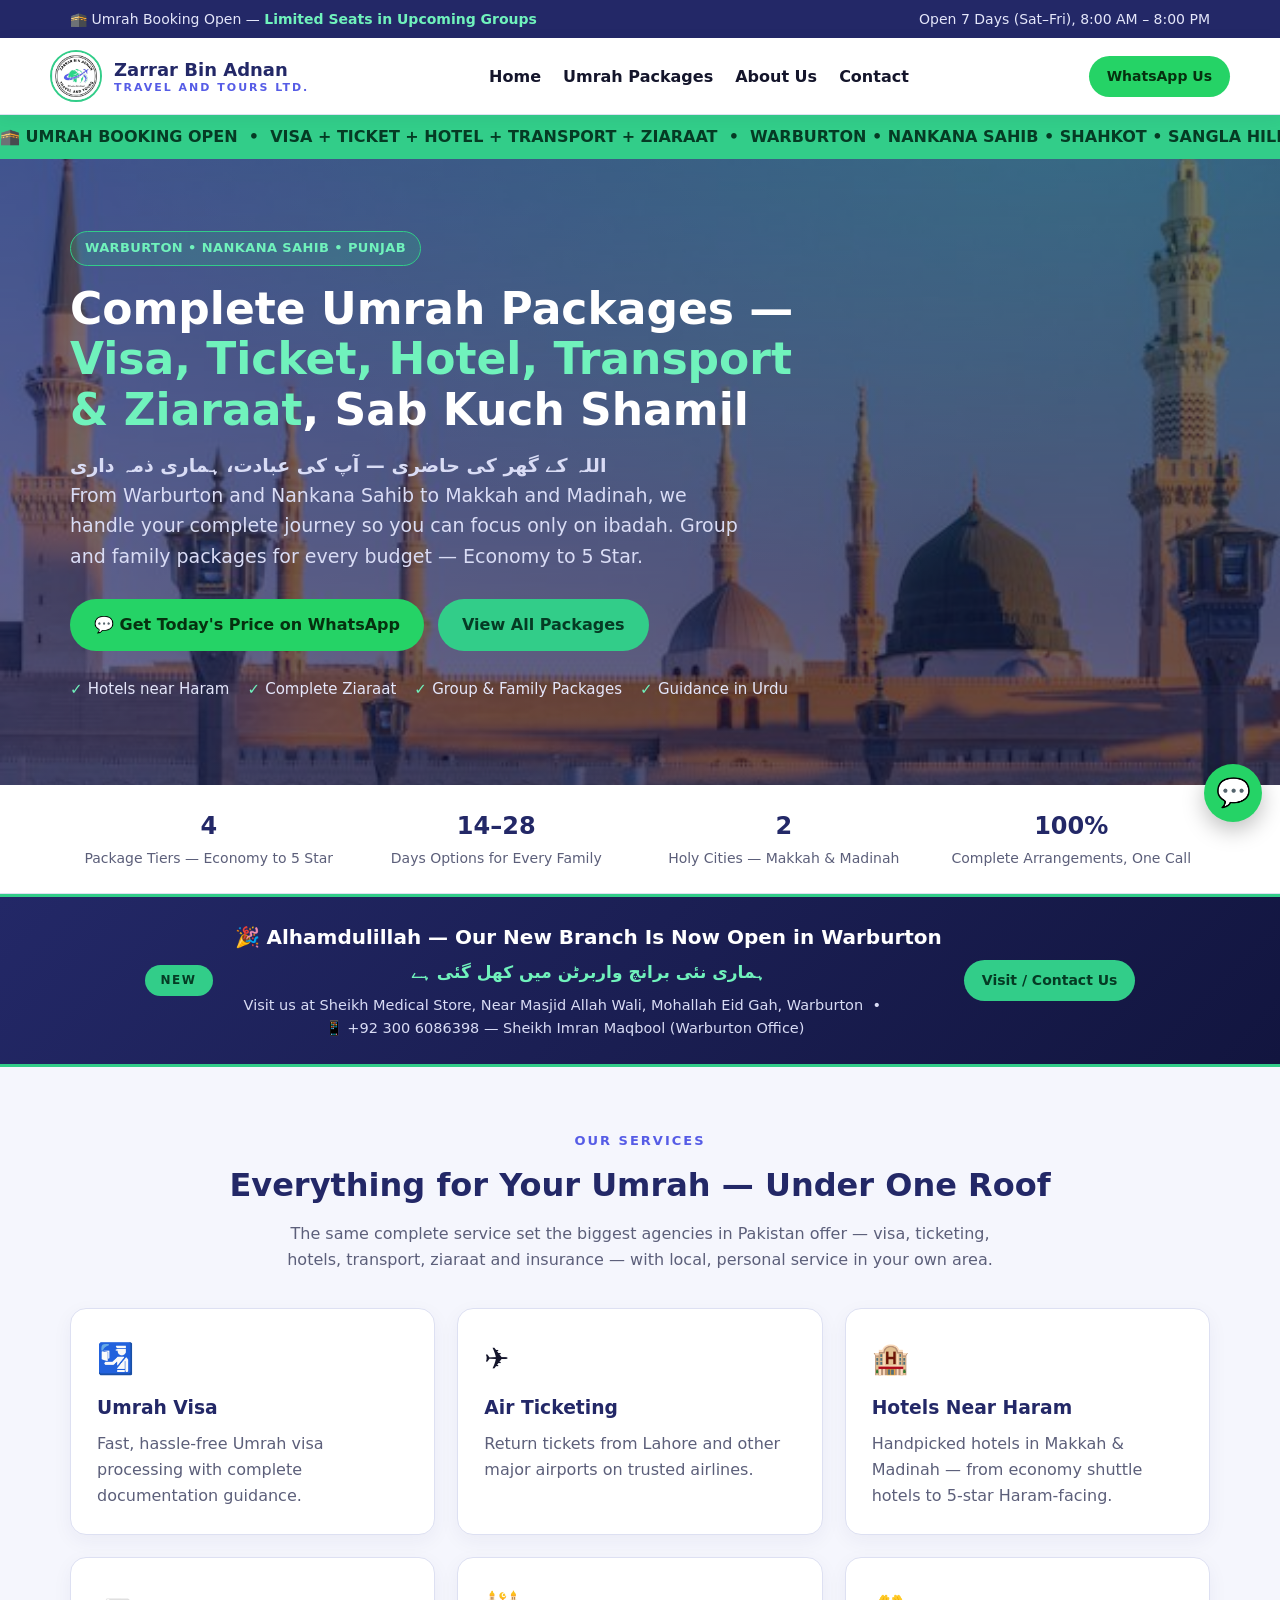
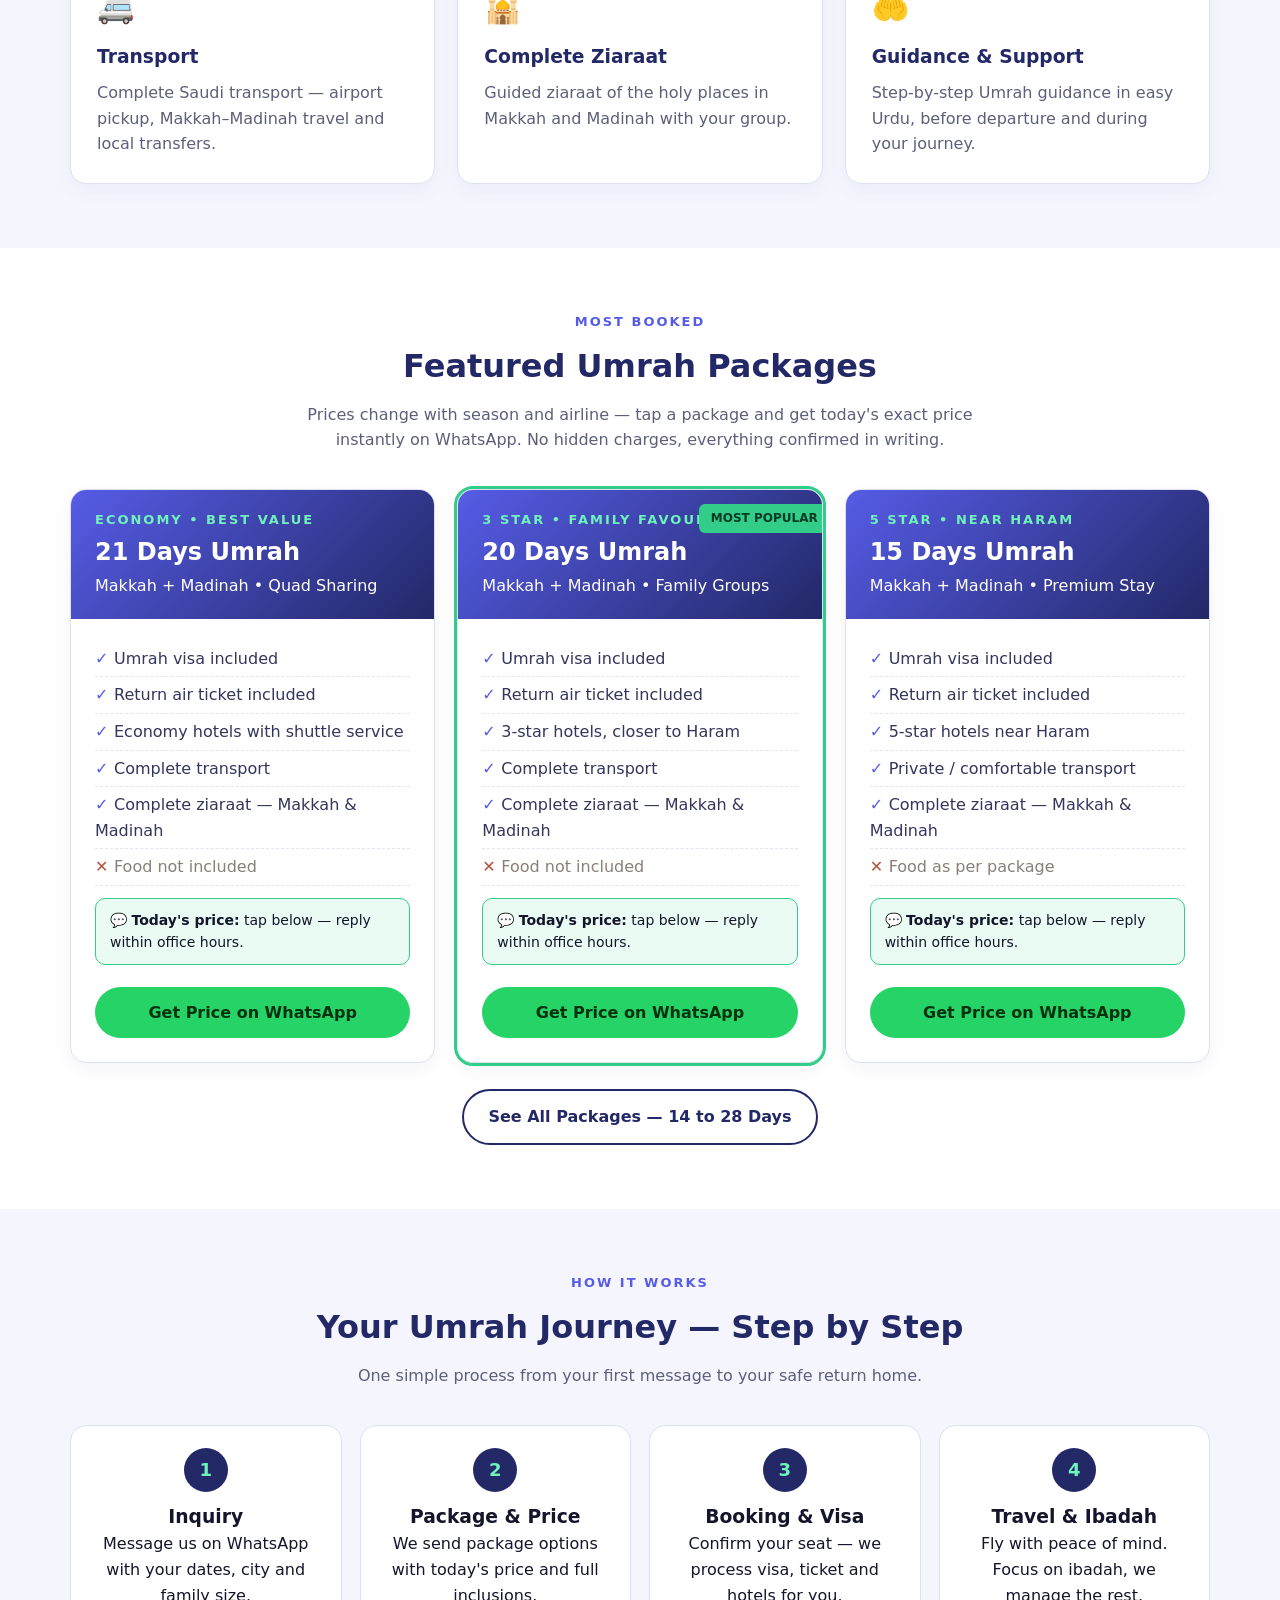
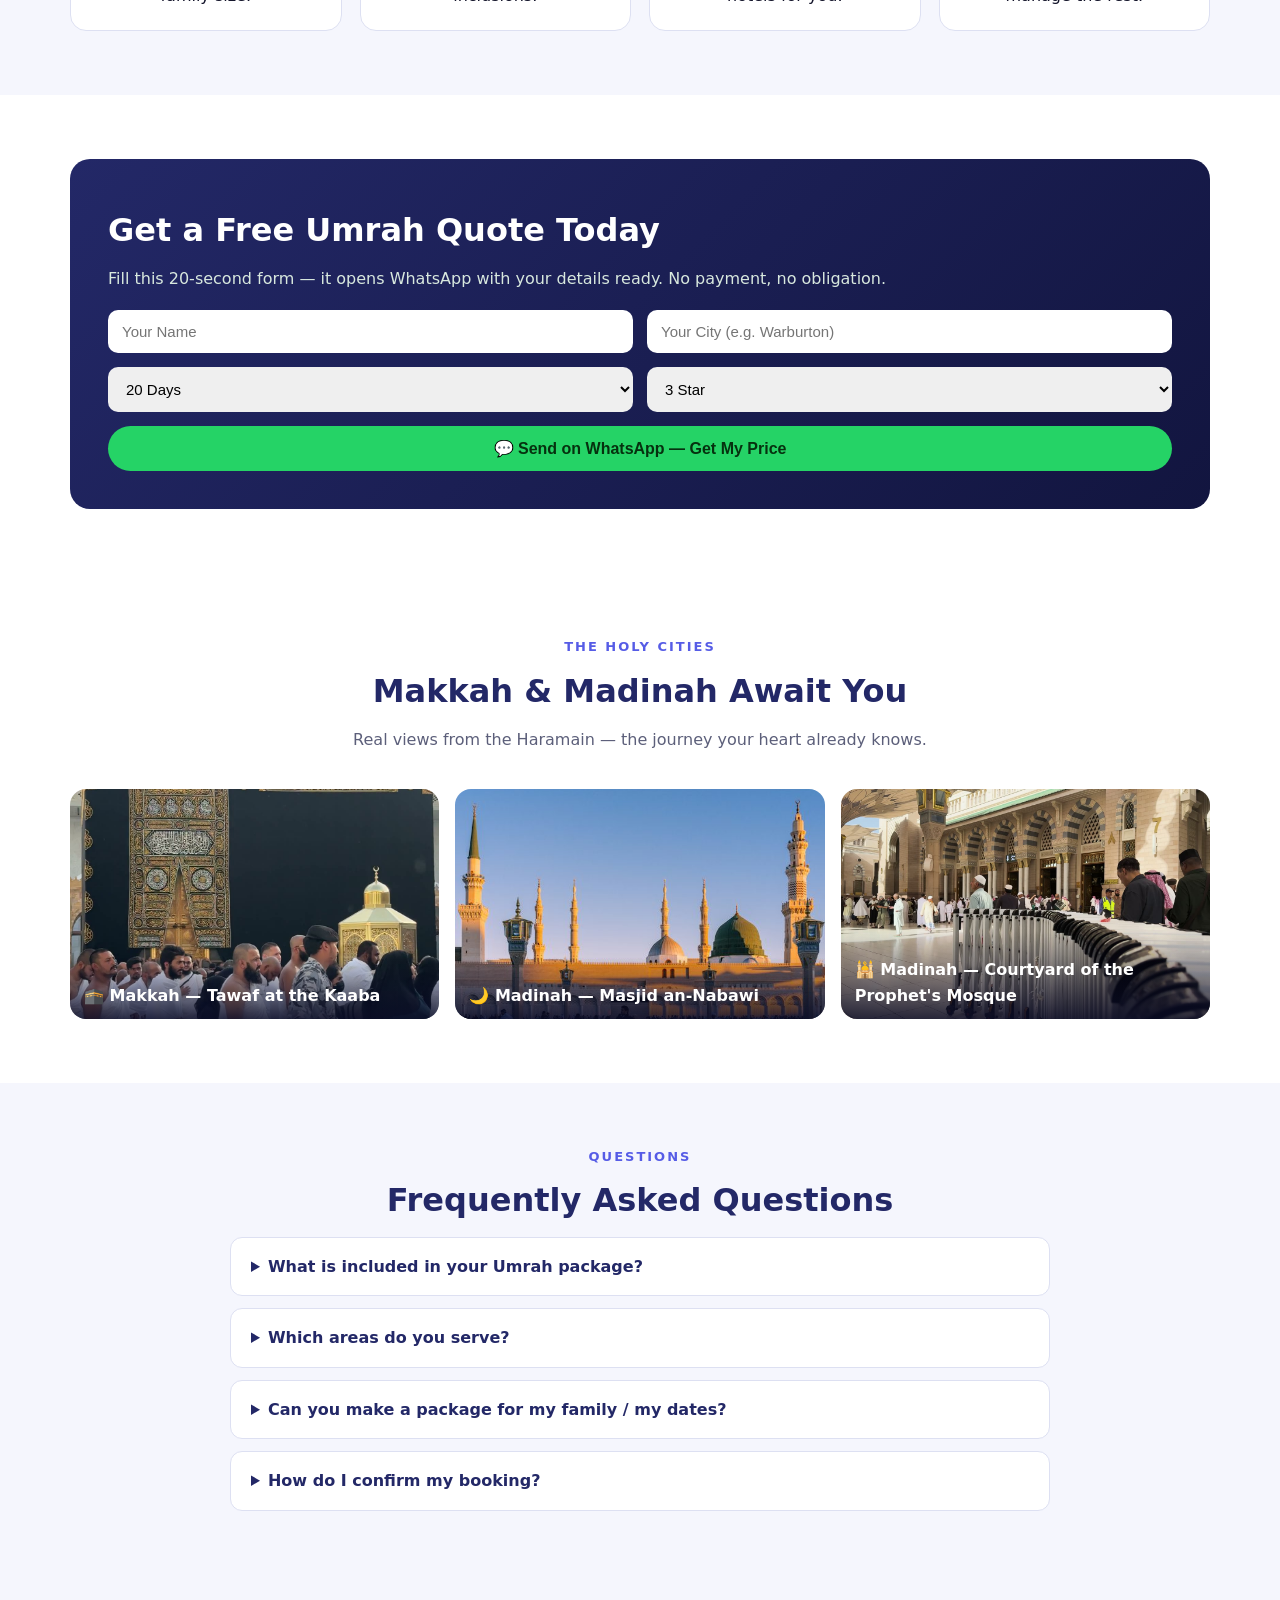
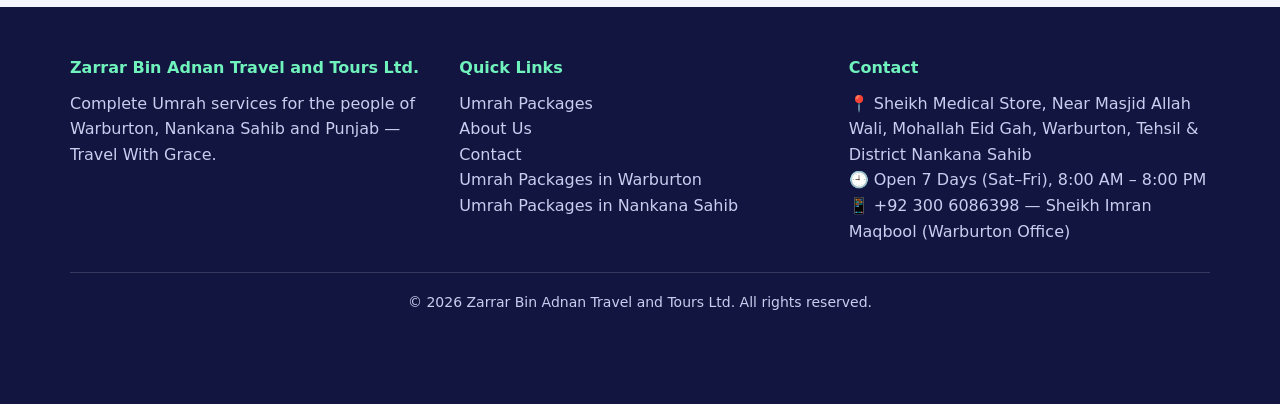
<file: index.html>
<!DOCTYPE html>
<html lang="en">
<head>
<meta charset="UTF-8">
<meta name="viewport" content="width=device-width, initial-scale=1.0">
<title>Umrah Packages from Warburton & Nankana Sahib | Zarrar Bin Adnan Travel and Tours Ltd.</title>
<meta name="description" content="Complete Umrah packages from Warburton, Nankana Sahib, Shahkot, Sangla Hill & Lahore — Umrah visa, return ticket, hotels near Haram, transport & complete ziaraat. Book on WhatsApp with Zarrar Bin Adnan Travel and Tours Ltd.">
<meta name="robots" content="index, follow">
<link rel="canonical" href="https://zbatravels.vercel.app/">
<meta property="og:type" content="website">
<meta property="og:title" content="Zarrar Bin Adnan Travel and Tours Ltd. — Umrah Packages">
<meta property="og:description" content="Visa + Ticket + Hotels near Haram + Transport + Ziaraat. Serving Warburton, Nankana Sahib & surrounding Punjab.">
<meta property="og:image" content="assets/logo.jpg">
<link rel="icon" type="image/png" sizes="256x256" href="assets/favicon.png"><link rel="apple-touch-icon" href="assets/favicon.png">
<link rel="stylesheet" href="assets/styles.css">
<script type="application/ld+json">
{"@context":"https://schema.org","@type":"TravelAgency","name":"Zarrar Bin Adnan Travel and Tours Ltd.","slogan":"Travel With Grace","areaServed":["Warburton","Nankana Sahib","Shahkot","Sangla Hill","Sheikhupura","Lahore","Faisalabad"],"address":{"@type":"PostalAddress","addressLocality":"Warburton","addressRegion":"Punjab","addressCountry":"PK"},"makesOffer":{"@type":"Offer","itemOffered":{"@type":"Service","name":"Umrah Packages"}}}
</script>
<script type="application/ld+json">
{"@context":"https://schema.org","@type":"FAQPage","mainEntity":[
{"@type":"Question","name":"What is included in your Umrah package?","acceptedAnswer":{"@type":"Answer","text":"Umrah visa, return air ticket, hotels in Makkah and Madinah, complete transport and ziaraat in both holy cities. Food is not included unless stated in your package."}},
{"@type":"Question","name":"From which cities can I travel?","acceptedAnswer":{"@type":"Answer","text":"Our pilgrims travel mainly from Warburton, Nankana Sahib, Shahkot, Sangla Hill, Sheikhupura, Lahore and Faisalabad, with departures from Lahore and other major airports."}},
{"@type":"Question","name":"How do I book?","acceptedAnswer":{"@type":"Answer","text":"Tap any WhatsApp button on this website, tell us your dates and number of travellers, and we will confirm today's price and complete booking for you."}}]}
</script>
</head>
<body>

<div class="topbar"><div class="wrap">
  <div>🕋 Umrah Booking Open — <b>Limited Seats in Upcoming Groups</b></div>
  <div data-config="officeHours"></div>
</div></div>

<header class="site"><div class="wrap nav">
  <a class="brand" href="index.html"><img src="assets/logo.jpg" alt="Zarrar Bin Adnan Travel and Tours logo"><span>Zarrar Bin Adnan<small>Travel and Tours Ltd.</small></span></a>
  <nav class="menu">
    <a href="index.html">Home</a><a href="packages.html">Umrah Packages</a><a href="about.html">About Us</a><a href="contact.html">Contact</a>
  </nav>
  <a class="btn btn-wa btn-sm" data-wa="Assalam-o-Alaikum, I want Umrah package details.">WhatsApp Us</a>
</div></header>

<div class="ticker"><div>🕋 UMRAH BOOKING OPEN &nbsp;•&nbsp; VISA + TICKET + HOTEL + TRANSPORT + ZIARAAT &nbsp;•&nbsp; WARBURTON • NANKANA SAHIB • SHAHKOT • SANGLA HILL • LAHORE &nbsp;•&nbsp; LIMITED SEATS IN UPCOMING GROUPS &nbsp;•&nbsp; 🎉 NEW BRANCH NOW OPEN IN WARBURTON — NEAR MASJID ALLAH WALI &nbsp;•&nbsp; 🕋 UMRAH BOOKING OPEN &nbsp;•&nbsp; VISA + TICKET + HOTEL + TRANSPORT + ZIARAAT &nbsp;•&nbsp; WARBURTON • NANKANA SAHIB • SHAHKOT • SANGLA HILL • LAHORE &nbsp;•&nbsp; LIMITED SEATS IN UPCOMING GROUPS &nbsp;•&nbsp; 🎉 NEW BRANCH NOW OPEN IN WARBURTON — NEAR MASJID ALLAH WALI &nbsp;•&nbsp;</div></div>

<section class="hero">
  <video class="hero-video" autoplay muted loop playsinline poster="assets/img/nabawi-sunset.jpg"><source src="assets/hero-kaaba.mp4" type="video/mp4"></video>
  <div class="wrap">
  <span class="badge">WARBURTON • NANKANA SAHIB • PUNJAB</span>
  <h1>Complete Umrah Packages — <span>Visa, Ticket, Hotel, Transport & Ziaraat</span>, Sab Kuch Shamil</h1>
  <p class="urdu">اللہ کے گھر کی حاضری — آپ کی عبادت، ہماری ذمہ داری</p>
  <p>From Warburton and Nankana Sahib to Makkah and Madinah, we handle your complete journey so you can focus only on ibadah. Group and family packages for every budget — Economy to 5 Star.</p>
  <div class="hero-cta">
    <a class="btn btn-wa" data-wa="Assalam-o-Alaikum, mujhe Umrah package ki aaj ki price chahiye. My city: ">💬 Get Today's Price on WhatsApp</a>
    <a class="btn btn-gold" href="packages.html">View All Packages</a>
  </div>
  <ul class="hero-points">
    <li>Hotels near Haram</li><li>Complete Ziaraat</li><li>Group & Family Packages</li><li>Guidance in Urdu</li>
  </ul>
</div></section>

<div class="trust"><div class="wrap">
  <div><b>4</b><span>Package Tiers — Economy to 5 Star</span></div>
  <div><b>14–28</b><span>Days Options for Every Family</span></div>
  <div><b>2</b><span>Holy Cities — Makkah & Madinah</span></div>
  <div><b>100%</b><span>Complete Arrangements, One Call</span></div>
</div></div>

<div class="office-open"><div class="wrap">
  <span class="new-badge">NEW</span>
  <div class="office-open-text">
    <p class="office-open-head">🎉 Alhamdulillah — Our New Branch Is Now Open in Warburton</p>
    <p class="urdu">ہماری نئی برانچ واربرٹن میں کھل گئی ہے</p>
    <p class="office-open-sub">Visit us at Sheikh Medical Store, Near Masjid Allah Wali, Mohallah Eid Gah, Warburton &nbsp;•&nbsp; 📱 <span data-config="phoneDisplay"></span></p>
  </div>
  <a class="btn btn-gold btn-sm" href="contact.html">Visit / Contact Us</a>
</div></div>

<section><div class="wrap">
  <div class="kicker">Our Services</div>
  <h2 class="title">Everything for Your Umrah — Under One Roof</h2>
  <p class="sub">The same complete service set the biggest agencies in Pakistan offer — visa, ticketing, hotels, transport, ziaraat and insurance — with local, personal service in your own area.</p>
  <div class="grid grid-3">
    <div class="card"><div class="icon">🛂</div><h3>Umrah Visa</h3><p>Fast, hassle-free Umrah visa processing with complete documentation guidance.</p></div>
    <div class="card"><div class="icon">✈️</div><h3>Air Ticketing</h3><p>Return tickets from Lahore and other major airports on trusted airlines.</p></div>
    <div class="card"><div class="icon">🏨</div><h3>Hotels Near Haram</h3><p>Handpicked hotels in Makkah & Madinah — from economy shuttle hotels to 5-star Haram-facing.</p></div>
    <div class="card"><div class="icon">🚐</div><h3>Transport</h3><p>Complete Saudi transport — airport pickup, Makkah–Madinah travel and local transfers.</p></div>
    <div class="card"><div class="icon">🕌</div><h3>Complete Ziaraat</h3><p>Guided ziaraat of the holy places in Makkah and Madinah with your group.</p></div>
    <div class="card"><div class="icon">🤲</div><h3>Guidance & Support</h3><p>Step-by-step Umrah guidance in easy Urdu, before departure and during your journey.</p></div>
  </div>
</div></section>

<section style="background:#fff"><div class="wrap">
  <div class="kicker">Most Booked</div>
  <h2 class="title">Featured Umrah Packages</h2>
  <p class="sub">Prices change with season and airline — tap a package and get today's exact price instantly on WhatsApp. No hidden charges, everything confirmed in writing.</p>
  <div class="grid grid-3">
    <div class="card pkg">
      <div class="pkg-head"><div class="tier">Economy • Best Value</div><h3>21 Days Umrah</h3><div>Makkah + Madinah • Quad Sharing</div></div>
      <div class="pkg-body"><ul>
        <li>Umrah visa included</li><li>Return air ticket included</li><li>Economy hotels with shuttle service</li><li>Complete transport</li><li>Complete ziaraat — Makkah & Madinah</li><li class="no">Food not included</li>
      </ul><div class="price-note">💬 <b>Today's price:</b> tap below — reply within office hours.</div></div>
      <a class="btn btn-wa" data-wa="Assalam-o-Alaikum, I am interested in: 21 Days Economy Umrah Package. Please send today's price.">Get Price on WhatsApp</a>
    </div>
    <div class="card pkg popular">
      <div class="popular-tag">MOST POPULAR</div>
      <div class="pkg-head"><div class="tier">3 Star • Family Favourite</div><h3>20 Days Umrah</h3><div>Makkah + Madinah • Family Groups</div></div>
      <div class="pkg-body"><ul>
        <li>Umrah visa included</li><li>Return air ticket included</li><li>3-star hotels, closer to Haram</li><li>Complete transport</li><li>Complete ziaraat — Makkah & Madinah</li><li class="no">Food not included</li>
      </ul><div class="price-note">💬 <b>Today's price:</b> tap below — reply within office hours.</div></div>
      <a class="btn btn-wa" data-wa="Assalam-o-Alaikum, I am interested in: 20 Days 3-Star Umrah Package. Please send today's price.">Get Price on WhatsApp</a>
    </div>
    <div class="card pkg">
      <div class="pkg-head"><div class="tier">5 Star • Near Haram</div><h3>15 Days Umrah</h3><div>Makkah + Madinah • Premium Stay</div></div>
      <div class="pkg-body"><ul>
        <li>Umrah visa included</li><li>Return air ticket included</li><li>5-star hotels near Haram</li><li>Private / comfortable transport</li><li>Complete ziaraat — Makkah & Madinah</li><li class="no">Food as per package</li>
      </ul><div class="price-note">💬 <b>Today's price:</b> tap below — reply within office hours.</div></div>
      <a class="btn btn-wa" data-wa="Assalam-o-Alaikum, I am interested in: 15 Days 5-Star Umrah Package. Please send today's price.">Get Price on WhatsApp</a>
    </div>
  </div>
  <p style="text-align:center;margin-top:26px"><a class="btn btn-outline" href="packages.html">See All Packages — 14 to 28 Days</a></p>
</div></section>

<section><div class="wrap">
  <div class="kicker">How It Works</div>
  <h2 class="title">Your Umrah Journey — Step by Step</h2>
  <p class="sub">One simple process from your first message to your safe return home.</p>
  <div class="steps">
    <div class="step"><b>1</b><h3>Inquiry</h3><p>Message us on WhatsApp with your dates, city and family size.</p></div>
    <div class="step"><b>2</b><h3>Package & Price</h3><p>We send package options with today's price and full inclusions.</p></div>
    <div class="step"><b>3</b><h3>Booking & Visa</h3><p>Confirm your seat — we process visa, ticket and hotels for you.</p></div>
    <div class="step"><b>4</b><h3>Travel & Ibadah</h3><p>Fly with peace of mind. Focus on ibadah, we manage the rest.</p></div>
  </div>
</div></section>

<section style="background:#fff"><div class="wrap">
  <div class="lead">
    <h2 class="title">Get a Free Umrah Quote Today</h2>
    <p style="color:#d8e8de">Fill this 20-second form — it opens WhatsApp with your details ready. No payment, no obligation.</p>
    <form id="leadForm">
      <input required id="lf-name" placeholder="Your Name">
      <input required id="lf-city" placeholder="Your City (e.g. Warburton)">
      <select id="lf-days"><option>14 Days</option><option>15 Days</option><option selected>20 Days</option><option>21 Days</option><option>28 Days</option><option>Custom / Family Package</option></select>
      <select id="lf-tier"><option>Economy</option><option selected>3 Star</option><option>4 Star</option><option>5 Star</option></select>
      <button class="btn btn-wa full" type="submit">💬 Send on WhatsApp — Get My Price</button>
    </form>
  </div>
</div></section>

<section style="background:#fff"><div class="wrap">
  <div class="kicker">The Holy Cities</div>
  <h2 class="title">Makkah & Madinah Await You</h2>
  <p class="sub">Real views from the Haramain — the journey your heart already knows.</p>
  <div class="gallery">
    <figure><img src="assets/img/kaaba.jpg" alt="Pilgrims performing tawaf around the Kaaba in Makkah" loading="lazy"><figcaption>🕋 Makkah — Tawaf at the Kaaba</figcaption></figure>
    <figure><img src="assets/img/nabawi-sunset.jpg" alt="Masjid an-Nabawi and the Green Dome in Madinah at sunset" loading="lazy"><figcaption>🌙 Madinah — Masjid an-Nabawi</figcaption></figure>
    <figure><img src="assets/img/madinah.jpg" alt="Courtyard of Masjid an-Nabawi in Madinah" loading="lazy"><figcaption>🕌 Madinah — Courtyard of the Prophet's Mosque</figcaption></figure>
  </div>
</div></section>

<section><div class="wrap">
  <div class="kicker">Questions</div>
  <h2 class="title">Frequently Asked Questions</h2>
  <div class="faq">
    <details><summary>What is included in your Umrah package?</summary><p>Umrah visa, return air ticket, hotels in Makkah and Madinah, complete transport and ziaraat in both holy cities. Food is not included unless stated in your package.</p></details>
    <details><summary>Which areas do you serve?</summary><p>We serve pilgrims from Warburton, Nankana Sahib, Shahkot, Sangla Hill, Sheikhupura, Lahore, Faisalabad and surrounding areas of Punjab.</p></details>
    <details><summary>Can you make a package for my family / my dates?</summary><p>Yes — group, family and custom packages are all available. Tell us your dates and number of travellers on WhatsApp and we will build your package.</p></details>
    <details><summary>How do I confirm my booking?</summary><p>Choose your package on WhatsApp, submit your passport/documents as guided, and your visa, ticket and hotels are confirmed for you in writing.</p></details>
  </div>
</div></section>

<footer><div class="wrap">
  <div class="grid grid-3">
    <div><h4>Zarrar Bin Adnan Travel and Tours Ltd.</h4><p>Complete Umrah services for the people of Warburton, Nankana Sahib and Punjab — Travel With Grace.</p></div>
    <div><h4>Quick Links</h4><p><a href="packages.html">Umrah Packages</a><br><a href="about.html">About Us</a><br><a href="contact.html">Contact</a><br><a href="umrah-packages-warburton.html">Umrah Packages in Warburton</a><br><a href="umrah-packages-nankana-sahib.html">Umrah Packages in Nankana Sahib</a></p></div>
    <div><h4>Contact</h4><p>📍 <span data-config="officeAddress"></span><br>🕘 <span data-config="officeHours"></span><br>📱 <span data-config="phoneDisplay"></span></p></div>
  </div>
  <div class="copyright">© <span id="year"></span> Zarrar Bin Adnan Travel and Tours Ltd. All rights reserved.</div>
</div></footer>

<a class="float-wa" data-wa="Assalam-o-Alaikum, I want Umrah package details." aria-label="Chat on WhatsApp">💬</a>
<div class="mobilebar">
  <a class="pk" href="packages.html">📦 Packages</a>
  <a class="wa" data-wa="Assalam-o-Alaikum, mujhe Umrah package ki aaj ki price chahiye.">💬 WhatsApp — Get Price</a>
</div>

<script src="assets/config.js"></script>
<script src="assets/motion.js"></script>
<script>
document.getElementById("leadForm").addEventListener("submit", function(e){
  e.preventDefault();
  var msg = "Assalam-o-Alaikum, I want an Umrah quote.\nName: " + document.getElementById("lf-name").value +
    "\nCity: " + document.getElementById("lf-city").value +
    "\nDuration: " + document.getElementById("lf-days").value +
    "\nPackage: " + document.getElementById("lf-tier").value +
    "\nPlease send today's price.";
  window.open(waLink(msg), "_blank");
});
</script>
</body>
</html>
</file>
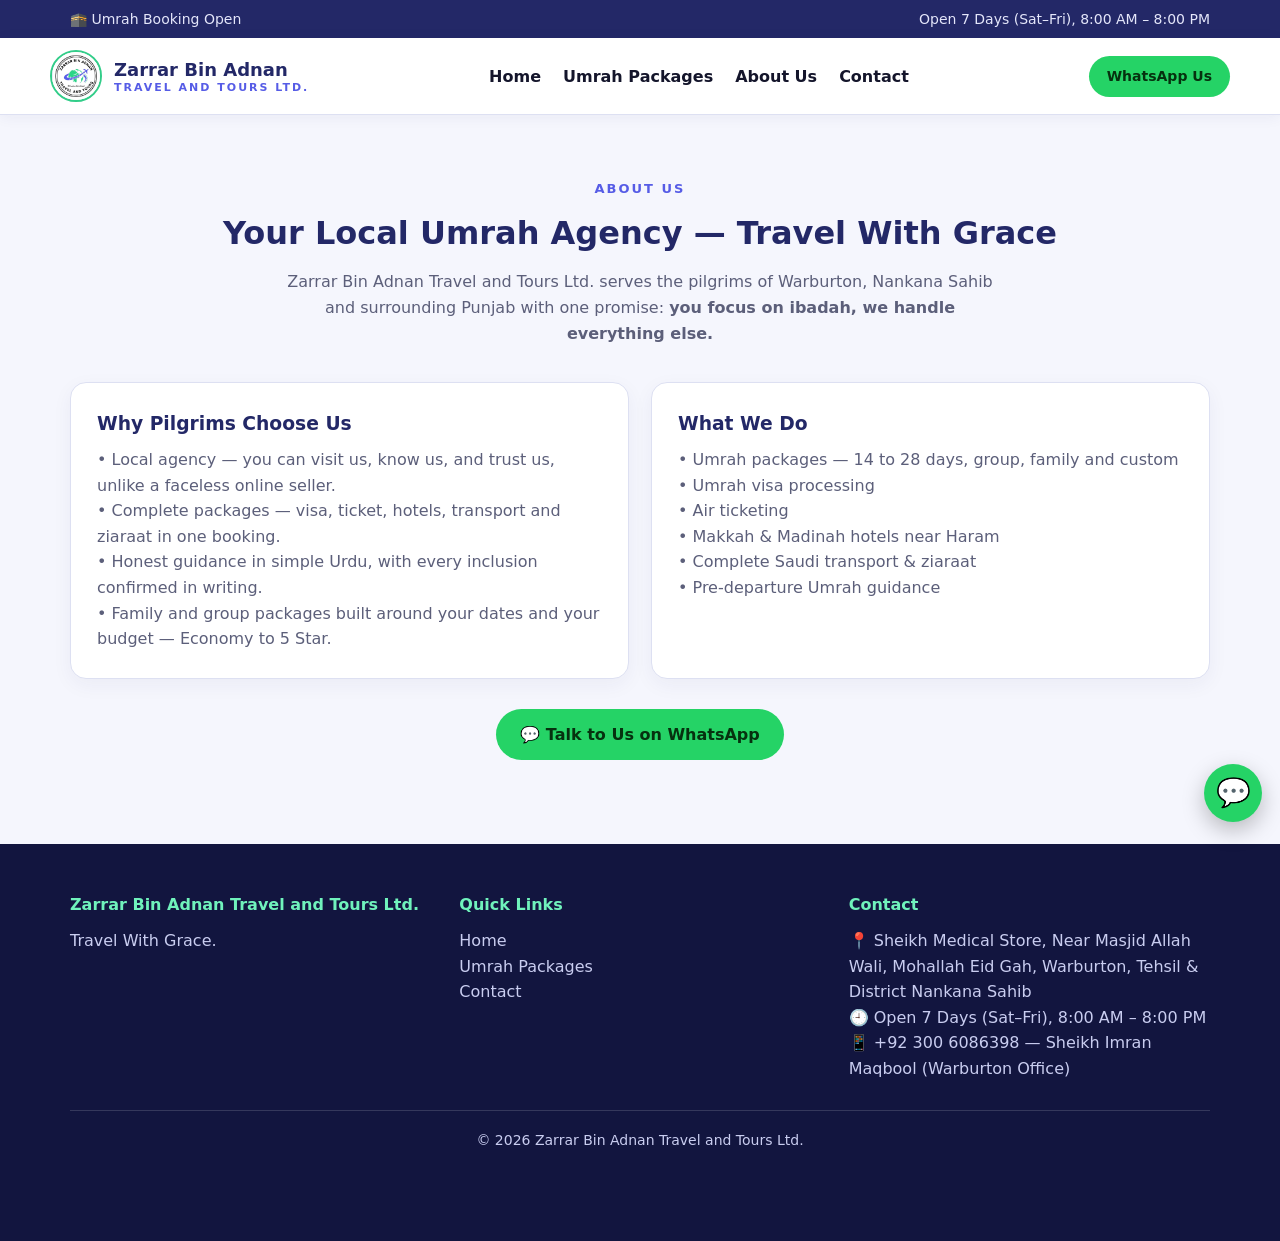
<file: about.html>
<!DOCTYPE html>
<html lang="en">
<head>
<meta charset="UTF-8"><meta name="viewport" content="width=device-width, initial-scale=1.0">
<title>About Us | Zarrar Bin Adnan Travel and Tours Ltd. — Warburton, Nankana Sahib</title>
<meta name="description" content="Zarrar Bin Adnan Travel and Tours Ltd. — your local Umrah agency in Warburton, District Nankana Sahib. Complete Umrah packages with personal, honest service. Travel With Grace.">
<link rel="canonical" href="https://zbatravels.vercel.app/about.html">
<link rel="icon" type="image/png" sizes="256x256" href="assets/favicon.png"><link rel="apple-touch-icon" href="assets/favicon.png"><link rel="stylesheet" href="assets/styles.css">
</head>
<body>
<div class="topbar"><div class="wrap"><div>🕋 Umrah Booking Open</div><div data-config="officeHours"></div></div></div>
<header class="site"><div class="wrap nav">
<a class="brand" href="index.html"><img src="assets/logo.jpg" alt="logo"><span>Zarrar Bin Adnan<small>Travel and Tours Ltd.</small></span></a>
<nav class="menu"><a href="index.html">Home</a><a href="packages.html">Umrah Packages</a><a href="about.html">About Us</a><a href="contact.html">Contact</a></nav>
<a class="btn btn-wa btn-sm" data-wa="Assalam-o-Alaikum, I want Umrah package details.">WhatsApp Us</a>
</div></header>
<section><div class="wrap">
<div class="kicker">About Us</div>
<h2 class="title">Your Local Umrah Agency — Travel With Grace</h2>
<p class="sub">Zarrar Bin Adnan Travel and Tours Ltd. serves the pilgrims of Warburton, Nankana Sahib and surrounding Punjab with one promise: <b>you focus on ibadah, we handle everything else.</b></p>
<div class="grid grid-2">
<div class="card"><h3>Why Pilgrims Choose Us</h3><p>• Local agency — you can visit us, know us, and trust us, unlike a faceless online seller.<br>• Complete packages — visa, ticket, hotels, transport and ziaraat in one booking.<br>• Honest guidance in simple Urdu, with every inclusion confirmed in writing.<br>• Family and group packages built around your dates and your budget — Economy to 5 Star.</p></div>
<div class="card"><h3>What We Do</h3><p>• Umrah packages — 14 to 28 days, group, family and custom<br>• Umrah visa processing<br>• Air ticketing<br>• Makkah & Madinah hotels near Haram<br>• Complete Saudi transport & ziaraat<br>• Pre-departure Umrah guidance</p></div>
</div>
<p style="text-align:center;margin-top:30px"><a class="btn btn-wa" data-wa="Assalam-o-Alaikum, mujhe Umrah package ki details chahiye.">💬 Talk to Us on WhatsApp</a></p>
</div></section>
<footer><div class="wrap"><div class="grid grid-3">
<div><h4>Zarrar Bin Adnan Travel and Tours Ltd.</h4><p>Travel With Grace.</p></div>
<div><h4>Quick Links</h4><p><a href="index.html">Home</a><br><a href="packages.html">Umrah Packages</a><br><a href="contact.html">Contact</a></p></div>
<div><h4>Contact</h4><p>📍 <span data-config="officeAddress"></span><br>🕘 <span data-config="officeHours"></span><br>📱 <span data-config="phoneDisplay"></span></p></div>
</div><div class="copyright">© <span id="year"></span> Zarrar Bin Adnan Travel and Tours Ltd.</div></div></footer>
<a class="float-wa" data-wa="Assalam-o-Alaikum, I want Umrah package details.">💬</a>
<div class="mobilebar"><a class="pk" href="packages.html">📦 Packages</a><a class="wa" data-wa="Assalam-o-Alaikum, mujhe Umrah package ki price chahiye.">💬 WhatsApp — Get Price</a></div>
<script src="assets/config.js"></script>
<script src="assets/motion.js"></script>
</body></html>
</file>
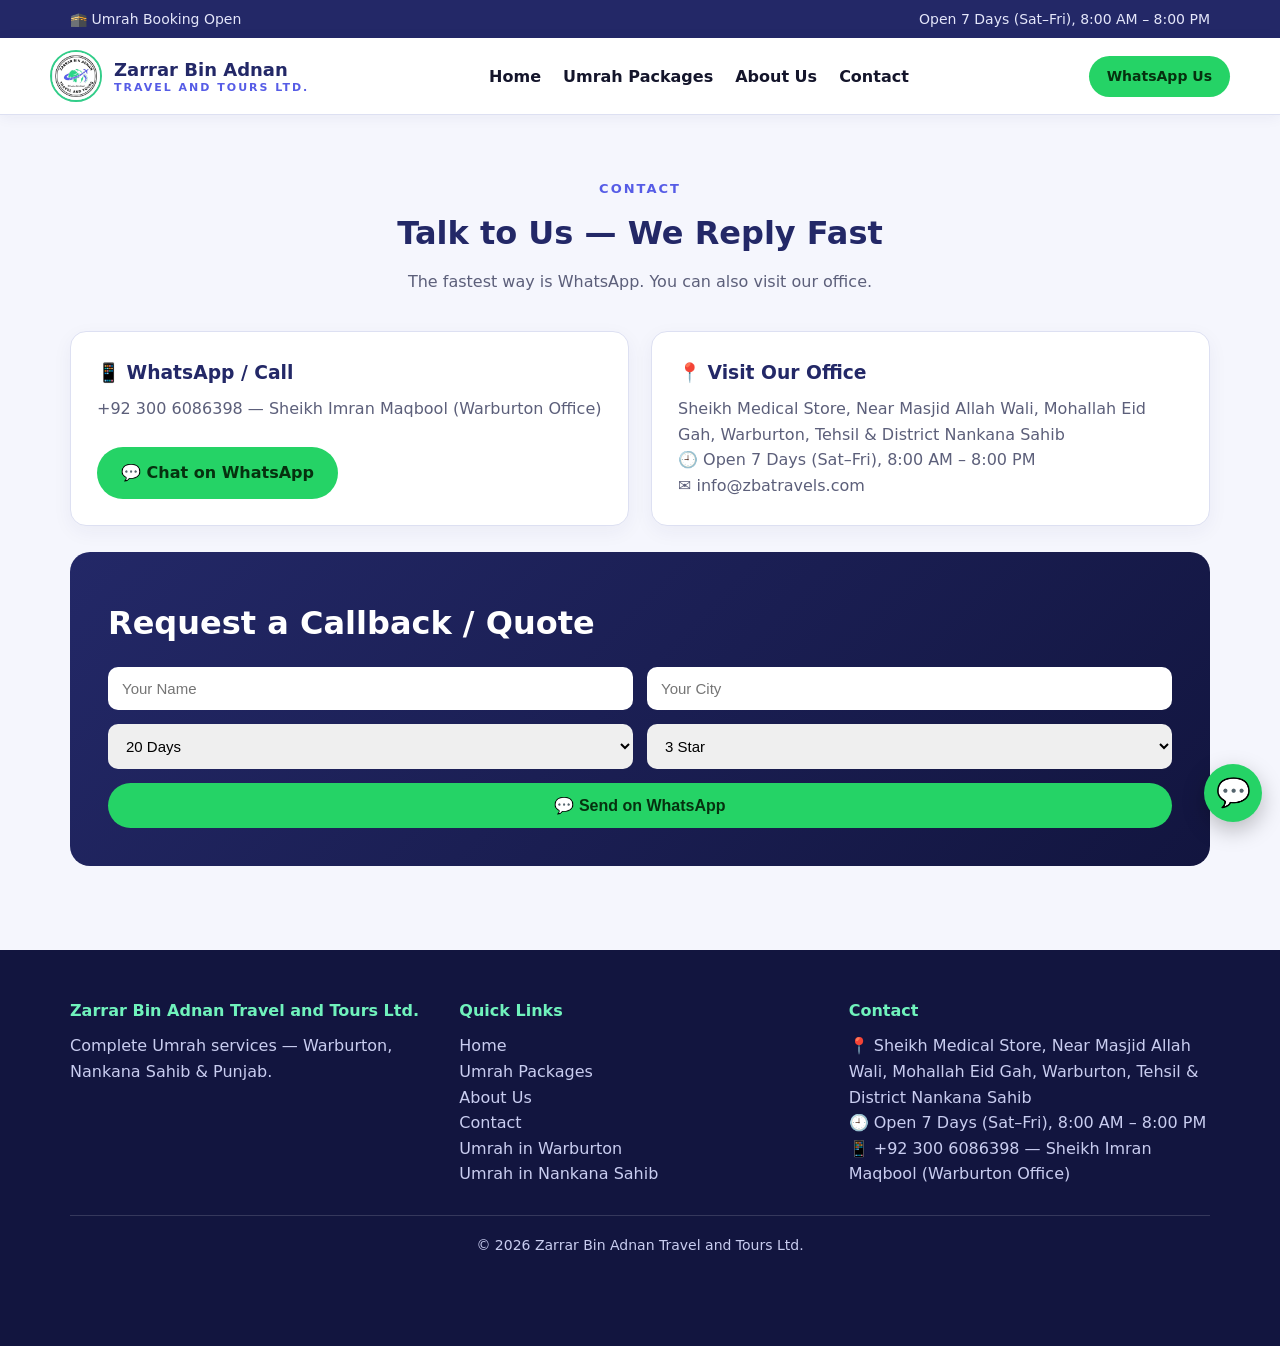
<file: contact.html>
<!DOCTYPE html>
<html lang="en">
<head>
<meta charset="UTF-8"><meta name="viewport" content="width=device-width, initial-scale=1.0">
<title>Contact Us | Zarrar Bin Adnan Travel and Tours Ltd. — Umrah Booking Warburton</title>
<meta name="description" content="Contact Zarrar Bin Adnan Travel and Tours Ltd. for Umrah booking — WhatsApp, office in Warburton, District Nankana Sahib, Punjab. Get today's Umrah price.">
<link rel="canonical" href="https://zbatravels.vercel.app/contact.html">
<link rel="icon" type="image/png" sizes="256x256" href="assets/favicon.png"><link rel="apple-touch-icon" href="assets/favicon.png"><link rel="stylesheet" href="assets/styles.css">
</head>
<body>
<div class="topbar"><div class="wrap"><div>🕋 Umrah Booking Open</div><div data-config="officeHours"></div></div></div>
<header class="site"><div class="wrap nav">
<a class="brand" href="index.html"><img src="assets/logo.jpg" alt="logo"><span>Zarrar Bin Adnan<small>Travel and Tours Ltd.</small></span></a>
<nav class="menu"><a href="index.html">Home</a><a href="packages.html">Umrah Packages</a><a href="about.html">About Us</a><a href="contact.html">Contact</a></nav>
<a class="btn btn-wa btn-sm" data-wa="Assalam-o-Alaikum, I want Umrah package details.">WhatsApp Us</a>
</div></header>
<section><div class="wrap">
<div class="kicker">Contact</div>
<h2 class="title">Talk to Us — We Reply Fast</h2>
<p class="sub">The fastest way is WhatsApp. You can also visit our office.</p>
<div class="grid grid-2">
<div class="card"><h3>📱 WhatsApp / Call</h3><p data-config="phoneDisplay"></p><br><a class="btn btn-wa" data-wa="Assalam-o-Alaikum, mujhe Umrah package ki details chahiye.">💬 Chat on WhatsApp</a></div>
<div class="card"><h3>📍 Visit Our Office</h3><p><span data-config="officeAddress"></span><br>🕘 <span data-config="officeHours"></span><br>✉️ <span data-config="email"></span></p></div>
</div>
<div class="lead" style="margin-top:26px"><h2 class="title">Request a Callback / Quote</h2>
<form id="leadForm">
<input required id="lf-name" placeholder="Your Name">
<input required id="lf-city" placeholder="Your City">
<select id="lf-days"><option>15 Days</option><option selected>20 Days</option><option>21 Days</option><option>28 Days</option><option>Custom</option></select>
<select id="lf-tier"><option>Economy</option><option selected>3 Star</option><option>4 Star</option><option>5 Star</option></select>
<button class="btn btn-wa full" type="submit">💬 Send on WhatsApp</button>
</form></div>
</div></section>
<footer><div class="wrap">
<div class="grid grid-3">
<div><h4>Zarrar Bin Adnan Travel and Tours Ltd.</h4><p>Complete Umrah services — Warburton, Nankana Sahib & Punjab.</p></div>
<div><h4>Quick Links</h4><p><a href="index.html">Home</a><br><a href="packages.html">Umrah Packages</a><br><a href="about.html">About Us</a><br><a href="contact.html">Contact</a><br><a href="umrah-packages-warburton.html">Umrah in Warburton</a><br><a href="umrah-packages-nankana-sahib.html">Umrah in Nankana Sahib</a></p></div>
<div><h4>Contact</h4><p>📍 <span data-config="officeAddress"></span><br>🕘 <span data-config="officeHours"></span><br>📱 <span data-config="phoneDisplay"></span></p></div>
</div>
<div class="copyright">© <span id="year"></span> Zarrar Bin Adnan Travel and Tours Ltd.</div>
</div></footer>
<a class="float-wa" data-wa="Assalam-o-Alaikum, I want Umrah package details.">💬</a>
<div class="mobilebar"><a class="pk" href="packages.html">📦 Packages</a><a class="wa" data-wa="Assalam-o-Alaikum, mujhe Umrah package ki price chahiye.">💬 WhatsApp — Get Price</a></div>
<script src="assets/config.js"></script>
<script src="assets/motion.js"></script>
<script>document.getElementById("leadForm").addEventListener("submit",function(e){e.preventDefault();var m="Assalam-o-Alaikum, I want an Umrah quote.\nName: "+document.getElementById("lf-name").value+"\nCity: "+document.getElementById("lf-city").value+"\nDuration: "+document.getElementById("lf-days").value+"\nPackage: "+document.getElementById("lf-tier").value;window.open(waLink(m),"_blank");});</script>
</body></html>
</file>
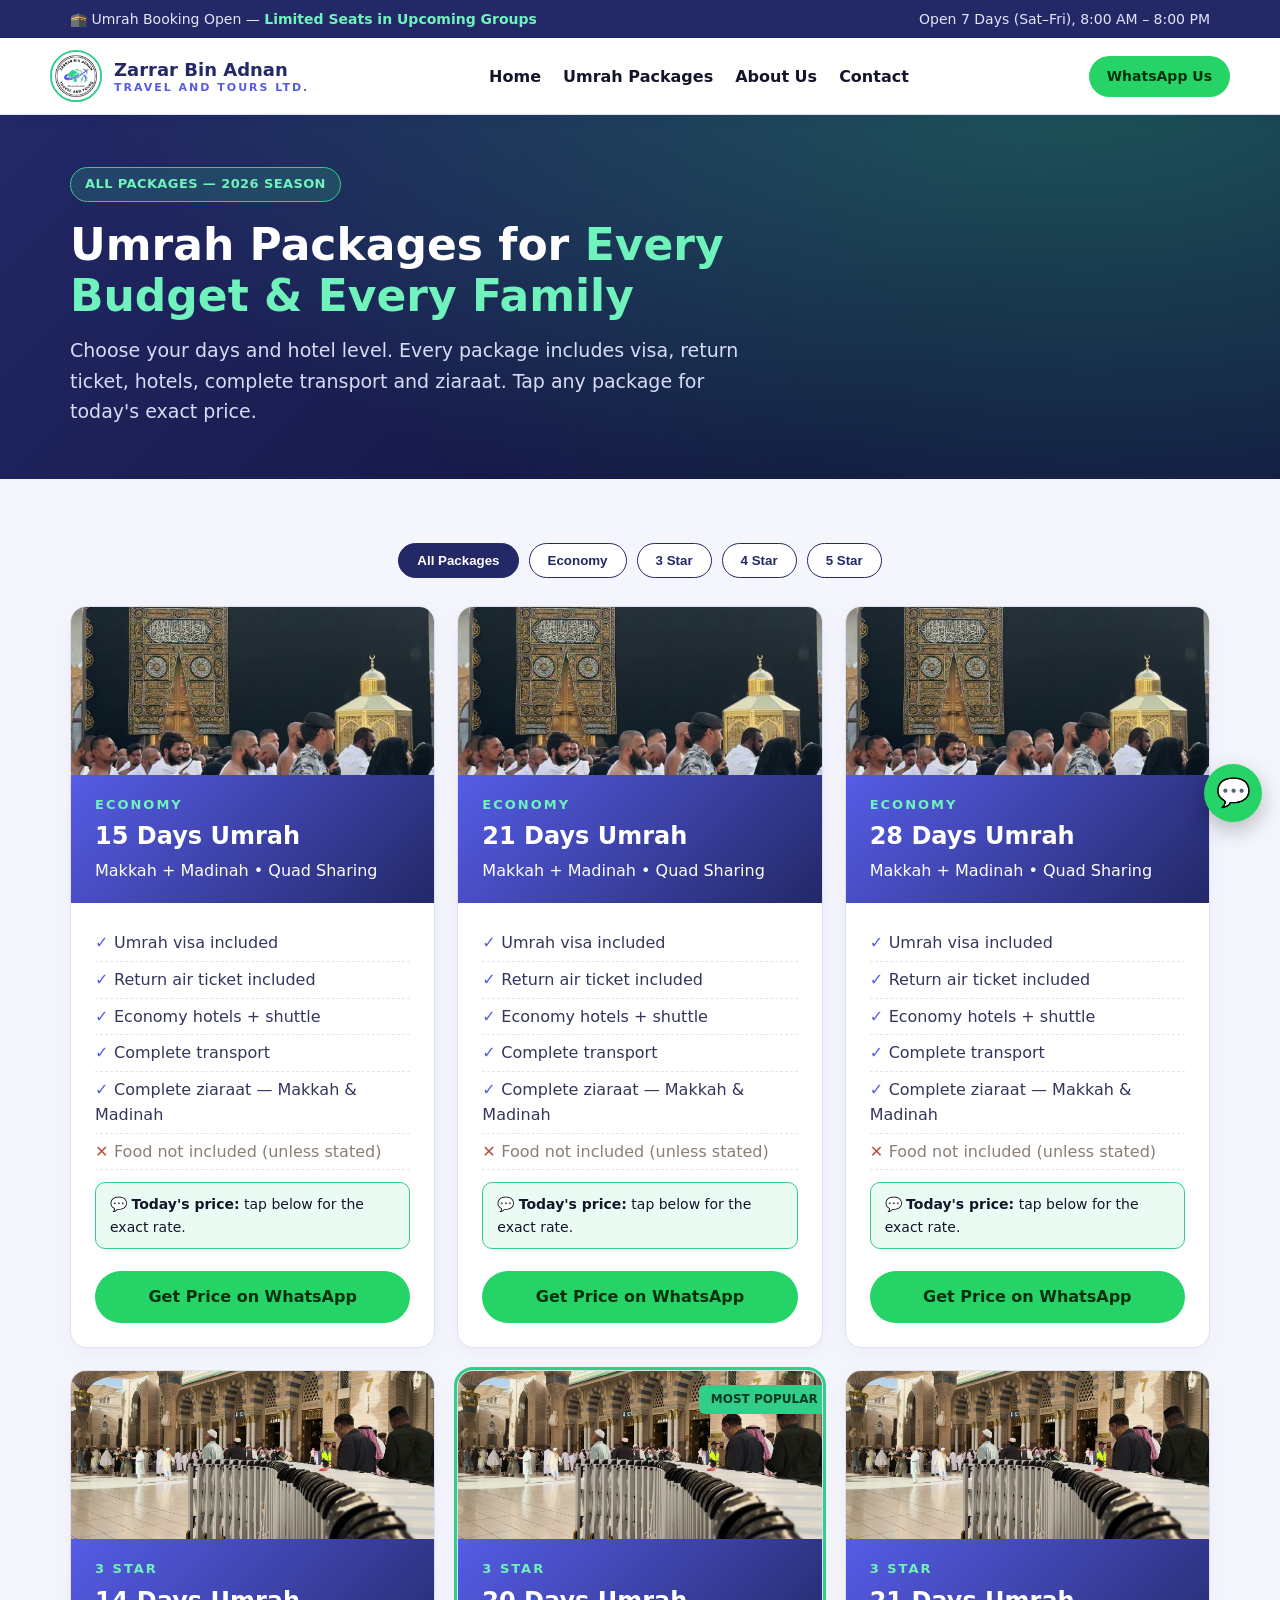
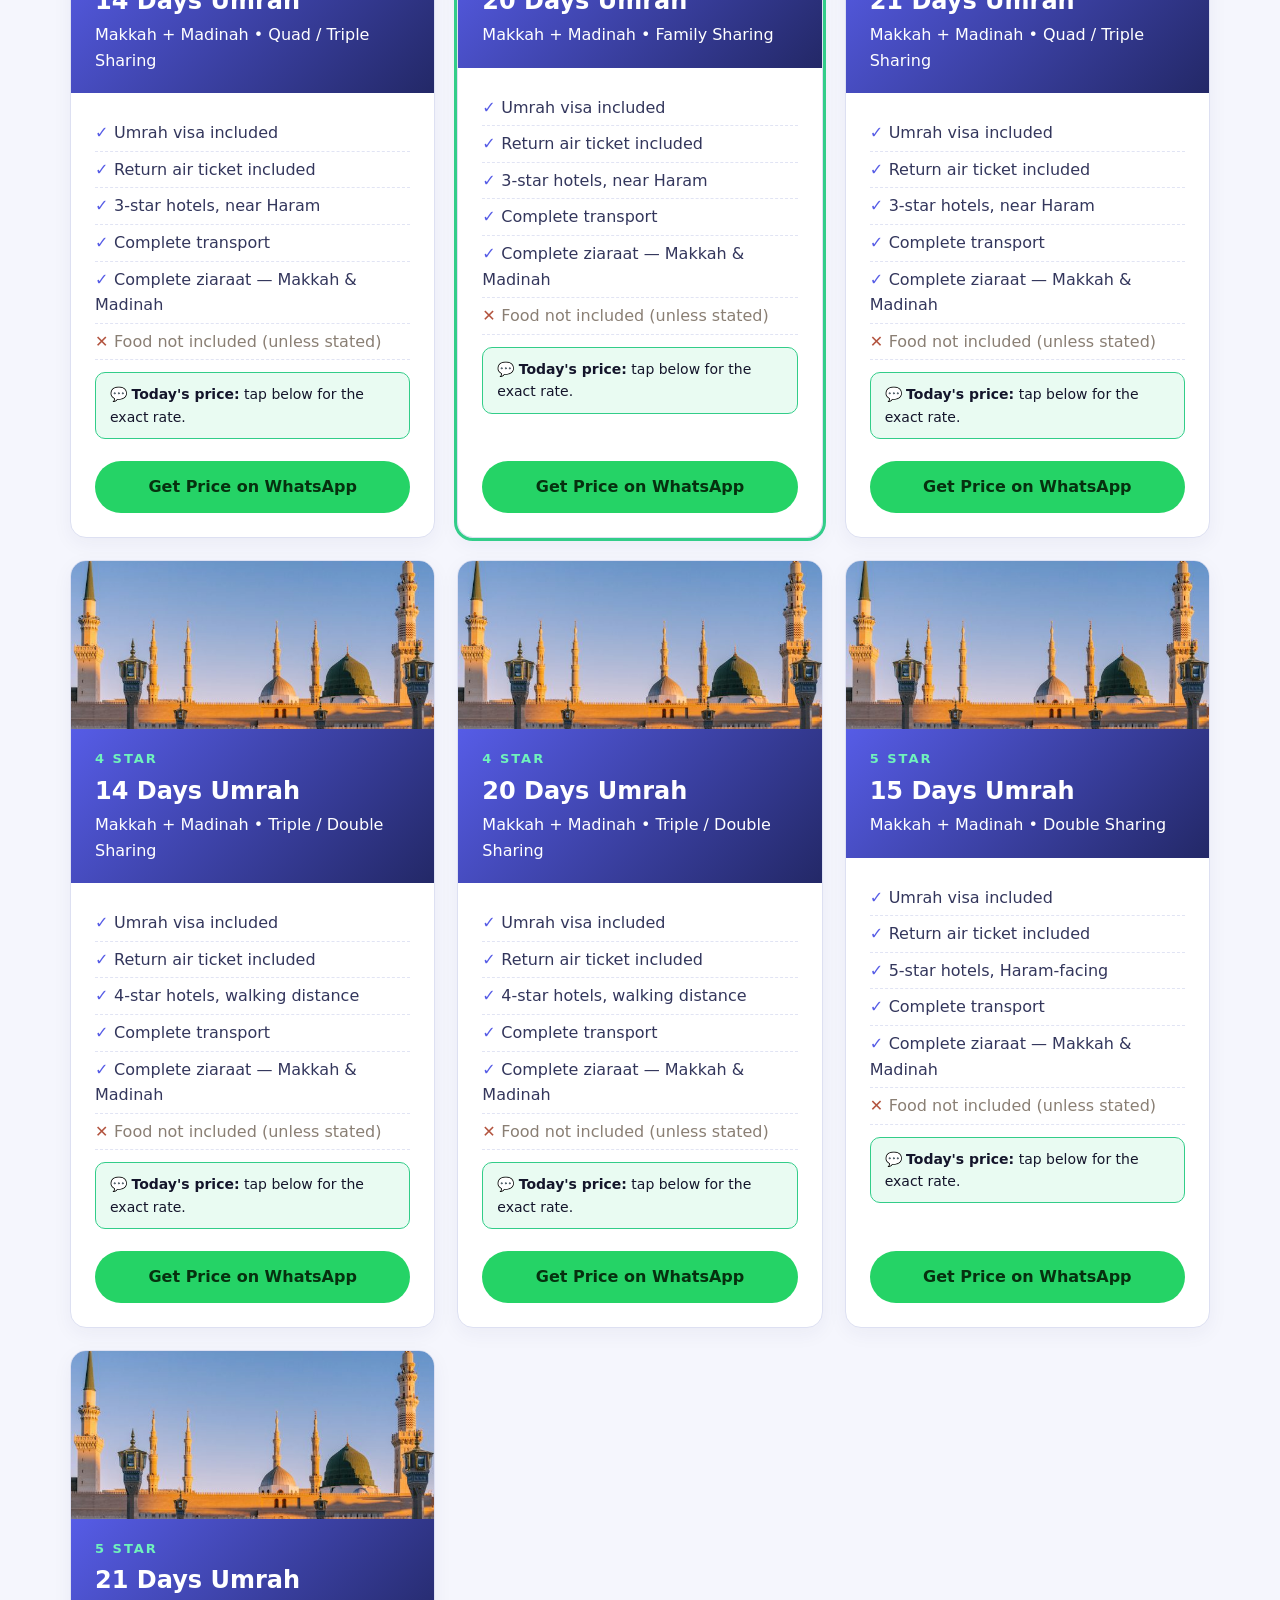
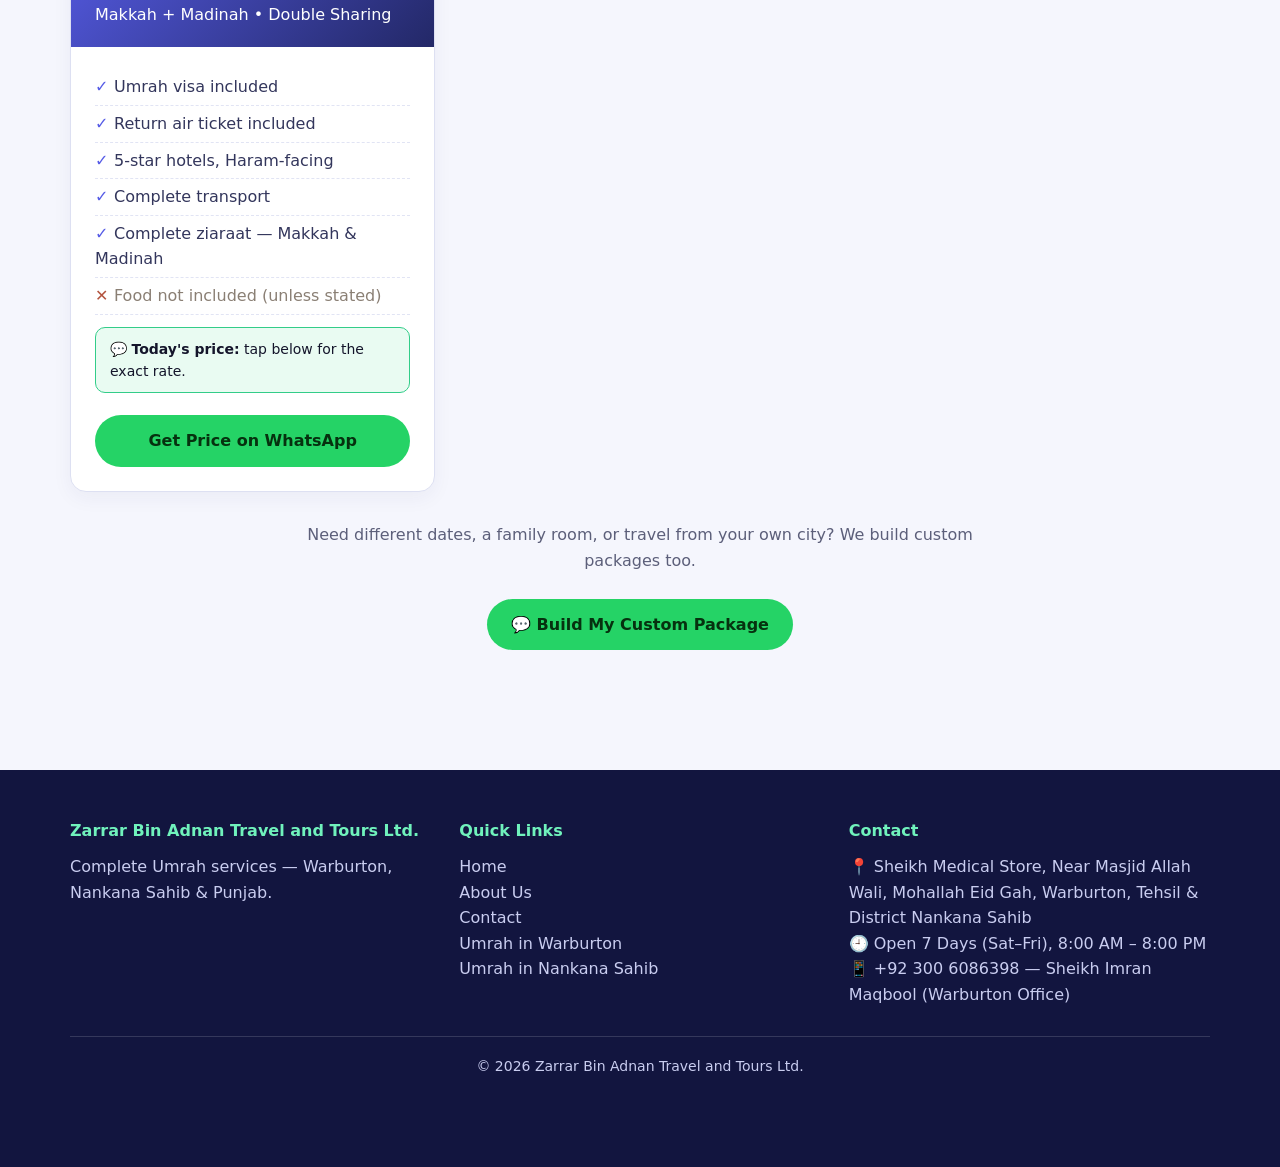
<file: packages.html>
<!DOCTYPE html>
<html lang="en">
<head>
<meta charset="UTF-8">
<meta name="viewport" content="width=device-width, initial-scale=1.0">
<title>Umrah Packages 2026 — Economy, 3 Star, 4 Star, 5 Star | Zarrar Bin Adnan Travel and Tours</title>
<meta name="description" content="Umrah packages from Warburton & Nankana Sahib: 14, 15, 20, 21 & 28 days — Economy, 3 Star, 4 Star and 5 Star. Visa, ticket, hotels near Haram, transport & ziaraat included. Get today's price on WhatsApp.">
<link rel="canonical" href="https://zbatravels.vercel.app/packages.html">
<link rel="icon" type="image/png" sizes="256x256" href="assets/favicon.png"><link rel="apple-touch-icon" href="assets/favicon.png">
<link rel="stylesheet" href="assets/styles.css">
</head>
<body>
<div class="topbar"><div class="wrap"><div>🕋 Umrah Booking Open — <b>Limited Seats in Upcoming Groups</b></div><div data-config="officeHours"></div></div></div>
<header class="site"><div class="wrap nav">
  <a class="brand" href="index.html"><img src="assets/logo.jpg" alt="Zarrar Bin Adnan logo"><span>Zarrar Bin Adnan<small>Travel and Tours Ltd.</small></span></a>
  <nav class="menu"><a href="index.html">Home</a><a href="packages.html">Umrah Packages</a><a href="about.html">About Us</a><a href="contact.html">Contact</a></nav>
  <a class="btn btn-wa btn-sm" data-wa="Assalam-o-Alaikum, I want Umrah package details.">WhatsApp Us</a>
</div></header>

<section class="hero" style="padding:52px 0"><div class="wrap">
  <span class="badge">ALL PACKAGES — 2026 SEASON</span>
  <h1>Umrah Packages for <span>Every Budget & Every Family</span></h1>
  <p>Choose your days and hotel level. Every package includes visa, return ticket, hotels, complete transport and ziaraat. Tap any package for today's exact price.</p>
</div></section>

<section><div class="wrap">
  <div class="filters" id="filters">
    <button class="active" data-filter="all">All Packages</button>
    <button data-filter="economy">Economy</button>
    <button data-filter="3star">3 Star</button>
    <button data-filter="4star">4 Star</button>
    <button data-filter="5star">5 Star</button>
  </div>
  <div class="grid grid-3" id="pkgGrid"></div>
  <p class="sub" style="margin-top:30px">Need different dates, a family room, or travel from your own city? We build custom packages too.<br><br>
  <a class="btn btn-wa" data-wa="Assalam-o-Alaikum, mujhe apni family ke liye custom Umrah package chahiye.">💬 Build My Custom Package</a></p>
</div></section>

<footer><div class="wrap">
  <div class="grid grid-3">
    <div><h4>Zarrar Bin Adnan Travel and Tours Ltd.</h4><p>Complete Umrah services — Warburton, Nankana Sahib & Punjab.</p></div>
    <div><h4>Quick Links</h4><p><a href="index.html">Home</a><br><a href="about.html">About Us</a><br><a href="contact.html">Contact</a><br><a href="umrah-packages-warburton.html">Umrah in Warburton</a><br><a href="umrah-packages-nankana-sahib.html">Umrah in Nankana Sahib</a></p></div>
    <div><h4>Contact</h4><p>📍 <span data-config="officeAddress"></span><br>🕘 <span data-config="officeHours"></span><br>📱 <span data-config="phoneDisplay"></span></p></div>
  </div>
  <div class="copyright">© <span id="year"></span> Zarrar Bin Adnan Travel and Tours Ltd.</div>
</div></footer>
<a class="float-wa" data-wa="Assalam-o-Alaikum, I want Umrah package details." aria-label="WhatsApp">💬</a>
<div class="mobilebar"><a class="pk" href="index.html">🏠 Home</a><a class="wa" data-wa="Assalam-o-Alaikum, mujhe Umrah package ki price chahiye.">💬 WhatsApp — Get Price</a></div>

<script src="assets/config.js"></script>
<script src="assets/motion.js"></script>
<script>
// Package catalogue — ONE place to edit prices/specs. Set "price" when the user approves public prices.
const PACKAGES = [
  {days:15, tier:"economy", tierLabel:"Economy", hotel:"Economy hotels + shuttle", sharing:"Quad Sharing", popular:false},
  {days:21, tier:"economy", tierLabel:"Economy", hotel:"Economy hotels + shuttle", sharing:"Quad Sharing", popular:false},
  {days:28, tier:"economy", tierLabel:"Economy", hotel:"Economy hotels + shuttle", sharing:"Quad Sharing", popular:false},
  {days:14, tier:"3star", tierLabel:"3 Star", hotel:"3-star hotels, near Haram", sharing:"Quad / Triple Sharing", popular:false},
  {days:20, tier:"3star", tierLabel:"3 Star", hotel:"3-star hotels, near Haram", sharing:"Family Sharing", popular:true},
  {days:21, tier:"3star", tierLabel:"3 Star", hotel:"3-star hotels, near Haram", sharing:"Quad / Triple Sharing", popular:false},
  {days:14, tier:"4star", tierLabel:"4 Star", hotel:"4-star hotels, walking distance", sharing:"Triple / Double Sharing", popular:false},
  {days:20, tier:"4star", tierLabel:"4 Star", hotel:"4-star hotels, walking distance", sharing:"Triple / Double Sharing", popular:false},
  {days:15, tier:"5star", tierLabel:"5 Star", hotel:"5-star hotels, Haram-facing", sharing:"Double Sharing", popular:false},
  {days:21, tier:"5star", tierLabel:"5 Star", hotel:"5-star hotels, Haram-facing", sharing:"Double Sharing", popular:false},
];
function render(filter){
  const grid = document.getElementById("pkgGrid"); grid.innerHTML = "";
  PACKAGES.filter(p => filter==="all" || p.tier===filter).forEach(p => {
    const name = p.days + " Days " + p.tierLabel + " Umrah Package";
    const img = {economy:"assets/img/kaaba.jpg","3star":"assets/img/madinah.jpg","4star":"assets/img/nabawi-sunset.jpg","5star":"assets/img/nabawi-sunset.jpg"}[p.tier];
    grid.innerHTML += `<div class="card pkg ${p.popular?'popular':''}">
      ${p.popular?'<div class="popular-tag">MOST POPULAR</div>':''}
      <img class="pkg-img" src="${img}" alt="${name}" loading="lazy">
      <div class="pkg-head"><div class="tier">${p.tierLabel}</div><h3>${p.days} Days Umrah</h3><div>Makkah + Madinah • ${p.sharing}</div></div>
      <div class="pkg-body"><ul>
        <li>Umrah visa included</li><li>Return air ticket included</li><li>${p.hotel}</li>
        <li>Complete transport</li><li>Complete ziaraat — Makkah & Madinah</li><li class="no">Food not included (unless stated)</li>
      </ul><div class="price-note">💬 <b>Today's price:</b> tap below for the exact rate.</div></div>
      <a class="btn btn-wa" target="_blank" rel="noopener" href="${waLink('Assalam-o-Alaikum, I am interested in: ' + name + '. Please send today\'s price.')}">Get Price on WhatsApp</a>
    </div>`;
  });
}
document.getElementById("filters").addEventListener("click", e => {
  if(e.target.tagName!=="BUTTON") return;
  document.querySelectorAll("#filters button").forEach(b=>b.classList.remove("active"));
  e.target.classList.add("active"); render(e.target.dataset.filter);
});
render("all");
</script>
</body>
</html>
</file>
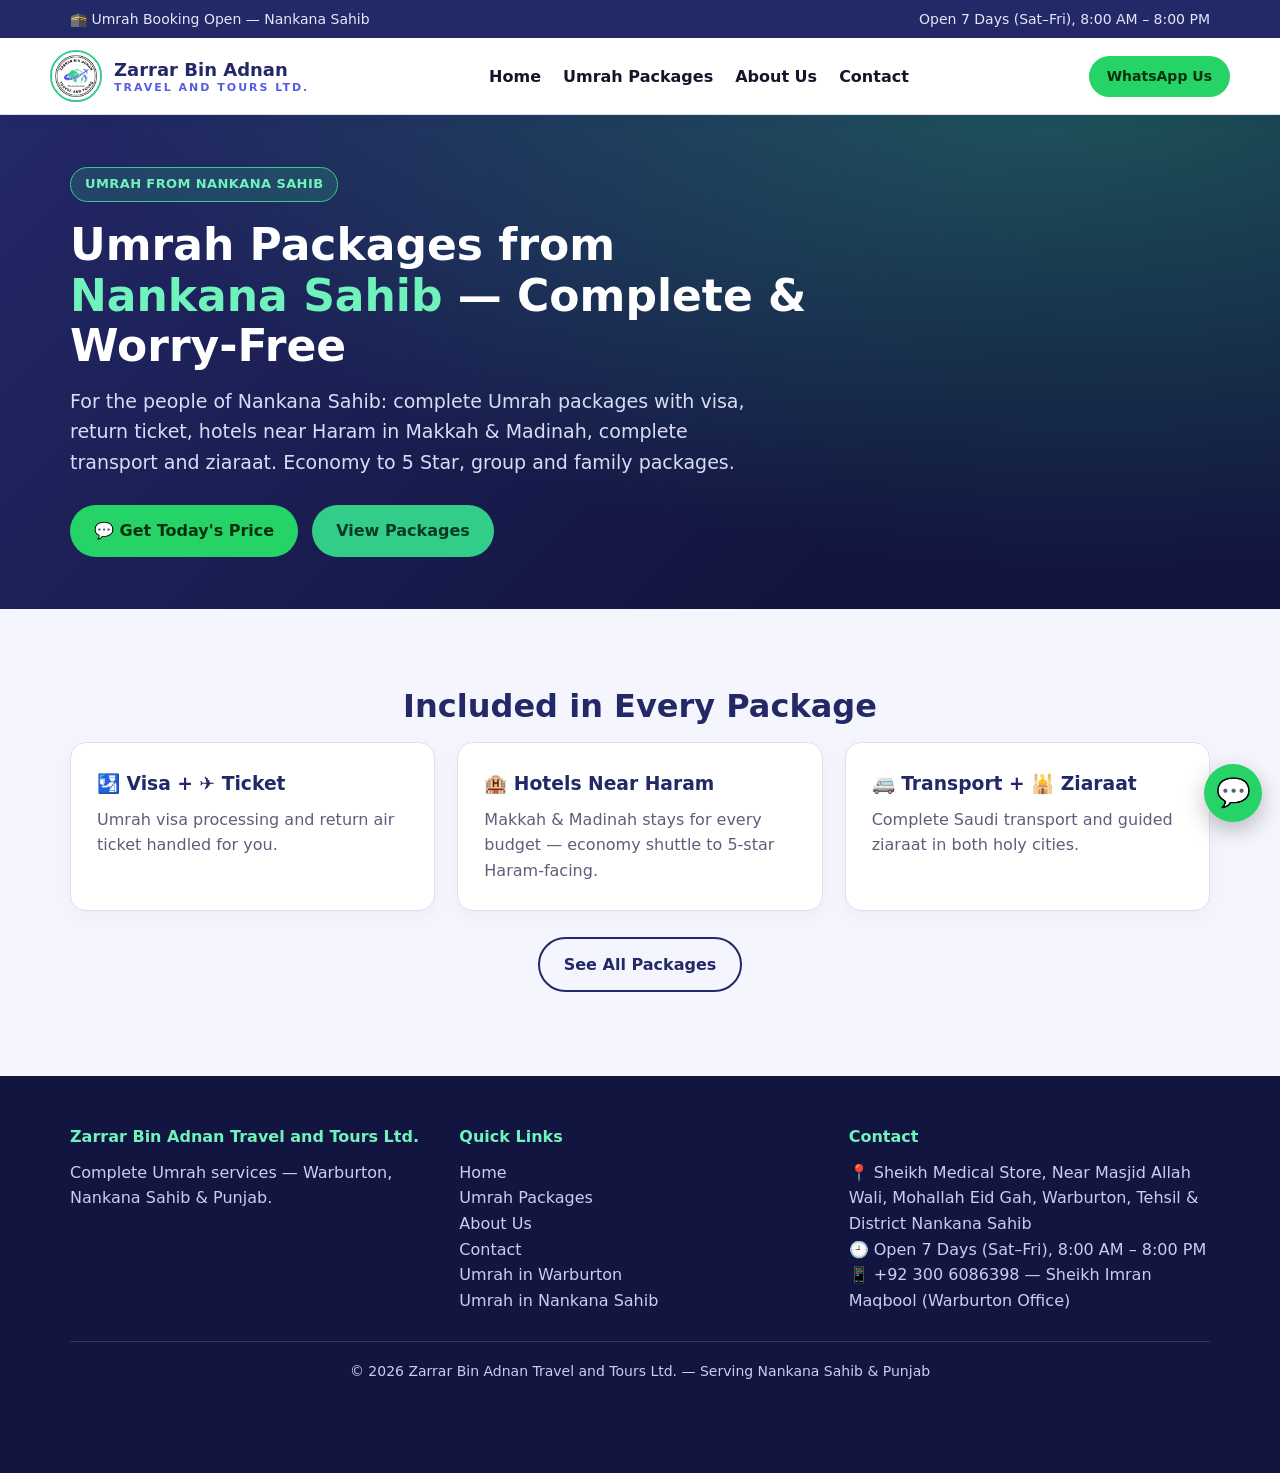
<file: umrah-packages-nankana-sahib.html>
<!DOCTYPE html>
<html lang="en">
<head>
<meta charset="UTF-8"><meta name="viewport" content="width=device-width, initial-scale=1.0">
<title>Umrah Packages in Nankana Sahib | Zarrar Bin Adnan Travel and Tours Ltd.</title>
<meta name="description" content="Umrah packages from Nankana Sahib — visa, return ticket, hotels near Haram, transport & complete ziaraat. Local Umrah agency serving Nankana Sahib and District Nankana Sahib. Get today's price on WhatsApp.">
<link rel="canonical" href="https://zbatravels.vercel.app/umrah-packages-nankana-sahib.html">
<link rel="icon" type="image/png" sizes="256x256" href="assets/favicon.png"><link rel="apple-touch-icon" href="assets/favicon.png"><link rel="stylesheet" href="assets/styles.css">
<script type="application/ld+json">{"@context":"https://schema.org","@type":"TravelAgency","name":"Zarrar Bin Adnan Travel and Tours Ltd.","areaServed":"Nankana Sahib"}</script>
</head>
<body>
<div class="topbar"><div class="wrap"><div>🕋 Umrah Booking Open — Nankana Sahib</div><div data-config="officeHours"></div></div></div>
<header class="site"><div class="wrap nav">
<a class="brand" href="index.html"><img src="assets/logo.jpg" alt="logo"><span>Zarrar Bin Adnan<small>Travel and Tours Ltd.</small></span></a>
<nav class="menu"><a href="index.html">Home</a><a href="packages.html">Umrah Packages</a><a href="about.html">About Us</a><a href="contact.html">Contact</a></nav>
<a class="btn btn-wa btn-sm" data-wa="Assalam-o-Alaikum, I am from Nankana Sahib. I want Umrah package details.">WhatsApp Us</a>
</div></header>
<section class="hero" style="padding:52px 0"><div class="wrap">
<span class="badge">UMRAH FROM NANKANA SAHIB</span>
<h1>Umrah Packages from <span>Nankana Sahib</span> — Complete & Worry-Free</h1>
<p>For the people of Nankana Sahib: complete Umrah packages with visa, return ticket, hotels near Haram in Makkah & Madinah, complete transport and ziaraat. Economy to 5 Star, group and family packages.</p>
<div class="hero-cta"><a class="btn btn-wa" data-wa="Assalam-o-Alaikum, I am from Nankana Sahib. Mujhe Umrah package ki aaj ki price chahiye.">💬 Get Today's Price</a><a class="btn btn-gold" href="packages.html">View Packages</a></div>
</div></section>
<section><div class="wrap">
<h2 class="title">Included in Every Package</h2>
<div class="grid grid-3">
<div class="card"><h3>🛂 Visa + ✈️ Ticket</h3><p>Umrah visa processing and return air ticket handled for you.</p></div>
<div class="card"><h3>🏨 Hotels Near Haram</h3><p>Makkah & Madinah stays for every budget — economy shuttle to 5-star Haram-facing.</p></div>
<div class="card"><h3>🚐 Transport + 🕌 Ziaraat</h3><p>Complete Saudi transport and guided ziaraat in both holy cities.</p></div>
</div>
<p style="text-align:center;margin-top:26px"><a class="btn btn-outline" href="packages.html">See All Packages</a></p>
</div></section>
<footer><div class="wrap">
<div class="grid grid-3">
<div><h4>Zarrar Bin Adnan Travel and Tours Ltd.</h4><p>Complete Umrah services — Warburton, Nankana Sahib & Punjab.</p></div>
<div><h4>Quick Links</h4><p><a href="index.html">Home</a><br><a href="packages.html">Umrah Packages</a><br><a href="about.html">About Us</a><br><a href="contact.html">Contact</a><br><a href="umrah-packages-warburton.html">Umrah in Warburton</a><br><a href="umrah-packages-nankana-sahib.html">Umrah in Nankana Sahib</a></p></div>
<div><h4>Contact</h4><p>📍 <span data-config="officeAddress"></span><br>🕘 <span data-config="officeHours"></span><br>📱 <span data-config="phoneDisplay"></span></p></div>
</div>
<div class="copyright">© <span id="year"></span> Zarrar Bin Adnan Travel and Tours Ltd. — Serving Nankana Sahib & Punjab</div>
</div></footer>
<a class="float-wa" data-wa="Assalam-o-Alaikum, I am from Nankana Sahib. I want Umrah details.">💬</a>
<div class="mobilebar"><a class="pk" href="packages.html">📦 Packages</a><a class="wa" data-wa="Assalam-o-Alaikum, I am from Nankana Sahib. Mujhe price chahiye.">💬 WhatsApp — Get Price</a></div>
<script src="assets/config.js"></script>
<script src="assets/motion.js"></script>
</body></html>
</file>
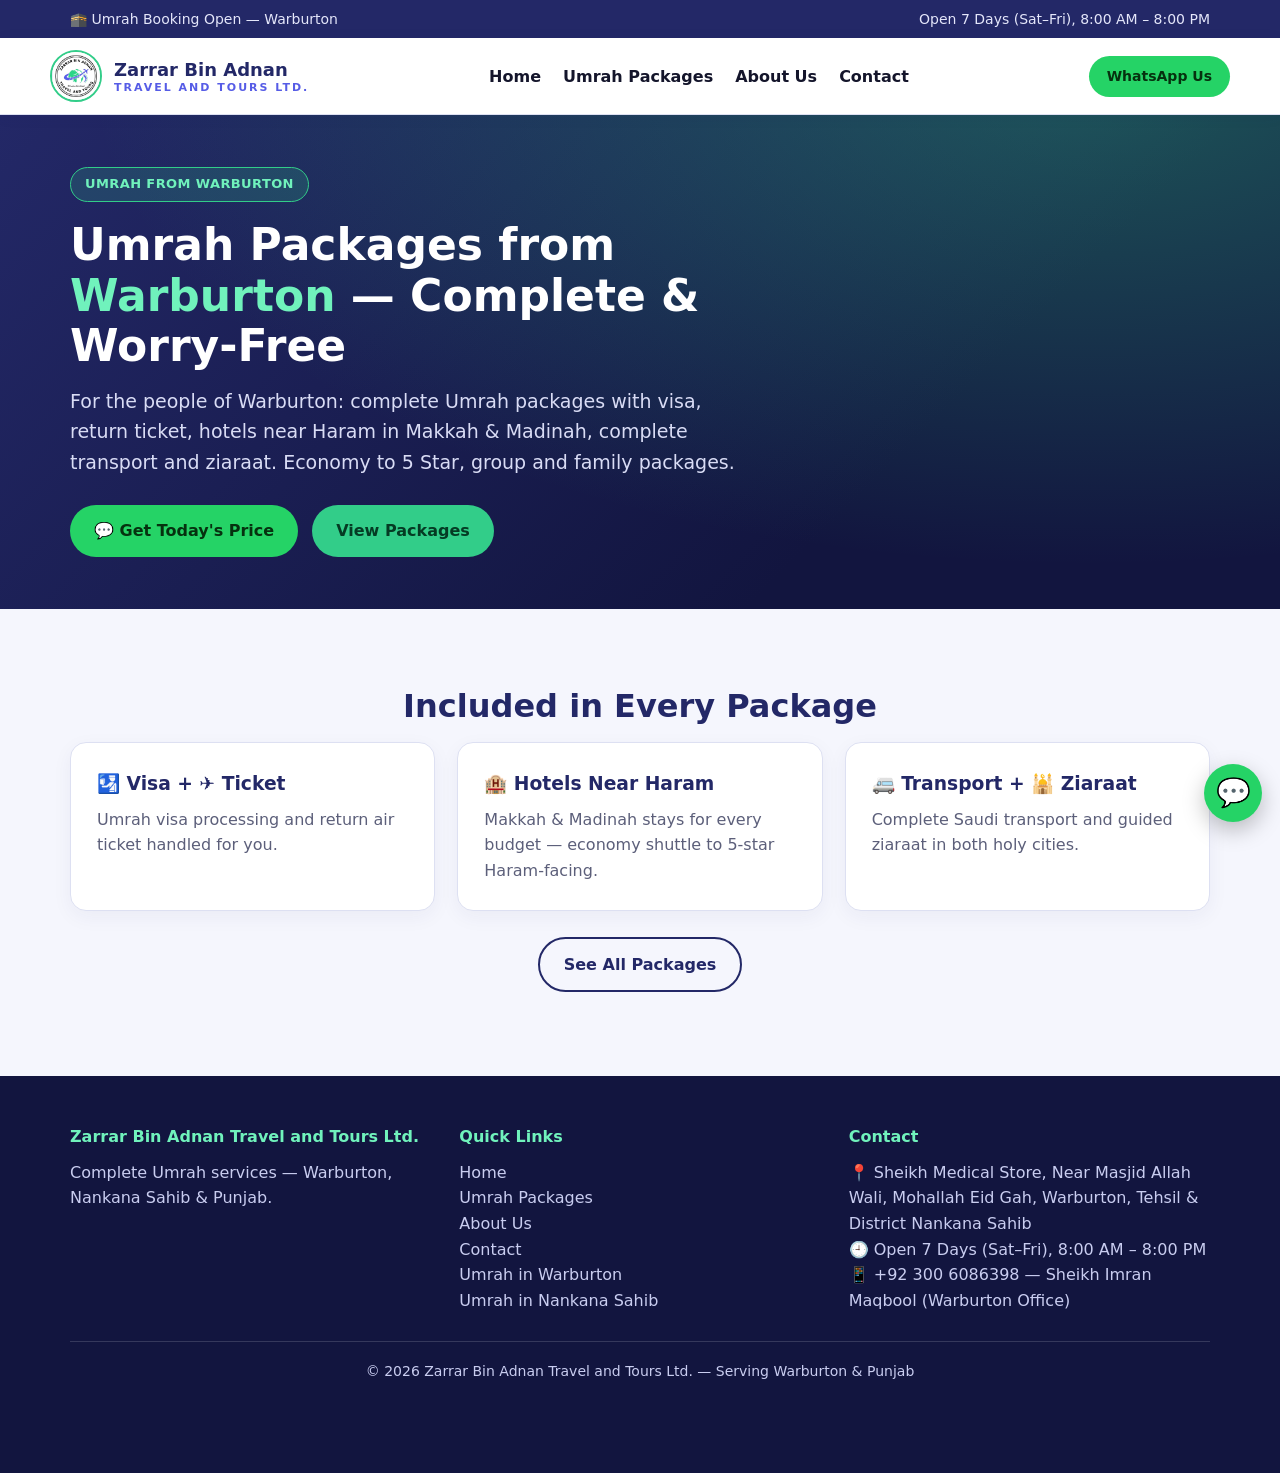
<file: umrah-packages-warburton.html>
<!DOCTYPE html>
<html lang="en">
<head>
<meta charset="UTF-8"><meta name="viewport" content="width=device-width, initial-scale=1.0">
<title>Umrah Packages in Warburton | Zarrar Bin Adnan Travel and Tours Ltd.</title>
<meta name="description" content="Umrah packages from Warburton — visa, return ticket, hotels near Haram, transport & complete ziaraat. Local Umrah agency serving Warburton and District Nankana Sahib. Get today's price on WhatsApp.">
<link rel="canonical" href="https://zbatravels.vercel.app/umrah-packages-warburton.html">
<link rel="icon" type="image/png" sizes="256x256" href="assets/favicon.png"><link rel="apple-touch-icon" href="assets/favicon.png"><link rel="stylesheet" href="assets/styles.css">
<script type="application/ld+json">{"@context":"https://schema.org","@type":"TravelAgency","name":"Zarrar Bin Adnan Travel and Tours Ltd.","areaServed":"Warburton"}</script>
</head>
<body>
<div class="topbar"><div class="wrap"><div>🕋 Umrah Booking Open — Warburton</div><div data-config="officeHours"></div></div></div>
<header class="site"><div class="wrap nav">
<a class="brand" href="index.html"><img src="assets/logo.jpg" alt="logo"><span>Zarrar Bin Adnan<small>Travel and Tours Ltd.</small></span></a>
<nav class="menu"><a href="index.html">Home</a><a href="packages.html">Umrah Packages</a><a href="about.html">About Us</a><a href="contact.html">Contact</a></nav>
<a class="btn btn-wa btn-sm" data-wa="Assalam-o-Alaikum, I am from Warburton. I want Umrah package details.">WhatsApp Us</a>
</div></header>
<section class="hero" style="padding:52px 0"><div class="wrap">
<span class="badge">UMRAH FROM WARBURTON</span>
<h1>Umrah Packages from <span>Warburton</span> — Complete & Worry-Free</h1>
<p>For the people of Warburton: complete Umrah packages with visa, return ticket, hotels near Haram in Makkah & Madinah, complete transport and ziaraat. Economy to 5 Star, group and family packages.</p>
<div class="hero-cta"><a class="btn btn-wa" data-wa="Assalam-o-Alaikum, I am from Warburton. Mujhe Umrah package ki aaj ki price chahiye.">💬 Get Today's Price</a><a class="btn btn-gold" href="packages.html">View Packages</a></div>
</div></section>
<section><div class="wrap">
<h2 class="title">Included in Every Package</h2>
<div class="grid grid-3">
<div class="card"><h3>🛂 Visa + ✈️ Ticket</h3><p>Umrah visa processing and return air ticket handled for you.</p></div>
<div class="card"><h3>🏨 Hotels Near Haram</h3><p>Makkah & Madinah stays for every budget — economy shuttle to 5-star Haram-facing.</p></div>
<div class="card"><h3>🚐 Transport + 🕌 Ziaraat</h3><p>Complete Saudi transport and guided ziaraat in both holy cities.</p></div>
</div>
<p style="text-align:center;margin-top:26px"><a class="btn btn-outline" href="packages.html">See All Packages</a></p>
</div></section>
<footer><div class="wrap">
<div class="grid grid-3">
<div><h4>Zarrar Bin Adnan Travel and Tours Ltd.</h4><p>Complete Umrah services — Warburton, Nankana Sahib & Punjab.</p></div>
<div><h4>Quick Links</h4><p><a href="index.html">Home</a><br><a href="packages.html">Umrah Packages</a><br><a href="about.html">About Us</a><br><a href="contact.html">Contact</a><br><a href="umrah-packages-warburton.html">Umrah in Warburton</a><br><a href="umrah-packages-nankana-sahib.html">Umrah in Nankana Sahib</a></p></div>
<div><h4>Contact</h4><p>📍 <span data-config="officeAddress"></span><br>🕘 <span data-config="officeHours"></span><br>📱 <span data-config="phoneDisplay"></span></p></div>
</div>
<div class="copyright">© <span id="year"></span> Zarrar Bin Adnan Travel and Tours Ltd. — Serving Warburton & Punjab</div>
</div></footer>
<a class="float-wa" data-wa="Assalam-o-Alaikum, I am from Warburton. I want Umrah details.">💬</a>
<div class="mobilebar"><a class="pk" href="packages.html">📦 Packages</a><a class="wa" data-wa="Assalam-o-Alaikum, I am from Warburton. Mujhe price chahiye.">💬 WhatsApp — Get Price</a></div>
<script src="assets/config.js"></script>
<script src="assets/motion.js"></script>
</body></html>
</file>
<file: assets/styles.css>
:root{
  --green:#232867; --green2:#565ce6; --gold:#32cd89; --gold2:#70f2bc;
  --ink:#14152b; --muted:#5c5f7a; --bg:#f5f6fd; --card:#ffffff; --line:#dde0f2;
  --wa:#25d366; --radius:16px;
}
*{box-sizing:border-box;margin:0;padding:0}
html{scroll-behavior:smooth}
body{font-family:'Segoe UI',system-ui,-apple-system,Arial,sans-serif;color:var(--ink);background:var(--bg);line-height:1.6}
a{text-decoration:none;color:inherit}
img{max-width:100%}
.wrap{max-width:1180px;margin:0 auto;padding:0 20px}

/* Top bar + header */
.topbar{background:var(--green);color:#e4e6fa;font-size:14px;padding:8px 0}
.topbar .wrap{display:flex;justify-content:space-between;gap:12px;flex-wrap:wrap}
.topbar b{color:var(--gold2)}
header.site{position:sticky;top:0;z-index:50;background:#fff;border-bottom:1px solid var(--line);box-shadow:0 2px 14px rgba(35,40,103,.06)}
.nav{display:flex;align-items:center;justify-content:space-between;gap:16px;padding:12px 0}
.brand{display:flex;align-items:center;gap:12px;font-weight:800;color:var(--green);font-size:18px;line-height:1.2}
.brand img{width:52px;height:52px;border-radius:50%;object-fit:cover;border:2px solid var(--gold)}
.brand small{display:block;font-weight:600;color:var(--green2);letter-spacing:2px;font-size:11px;text-transform:uppercase}
.menu{display:flex;gap:22px;font-weight:600}
.menu a:hover{color:var(--green2)}
.btn{display:inline-block;padding:13px 24px;border-radius:999px;font-weight:700;border:0;cursor:pointer;font-size:16px}
.btn-wa{background:var(--wa);color:#06310f}
.btn-wa:hover{filter:brightness(1.05)}
.btn-gold{background:var(--gold);color:#053b24}
.btn-outline{border:2px solid var(--green);color:var(--green);background:transparent}
.btn-sm{padding:9px 18px;font-size:14px}

/* Hero — price-first headline + one clear CTA (Safr-e-Ibadat lesson), premium trust design (Harmain/Chattha lesson) */
.hero{background:radial-gradient(1000px 500px at 85% -10%,rgba(50,205,137,.35),transparent),linear-gradient(135deg,var(--green) 0%,#12153f 70%);color:#fff;padding:72px 0 84px}
.hero .badge{display:inline-block;background:rgba(50,205,137,.18);border:1px solid var(--gold);color:var(--gold2);padding:6px 14px;border-radius:999px;font-size:13px;font-weight:700;letter-spacing:.4px}
.hero h1{font-size:44px;line-height:1.15;margin:18px 0 14px;max-width:760px}
.hero h1 span{color:var(--gold2)}
.hero p{font-size:19px;color:#d9dcf5;max-width:680px}
.hero-cta{display:flex;gap:14px;flex-wrap:wrap;margin-top:28px}
.hero-points{display:flex;gap:18px;flex-wrap:wrap;margin-top:26px;font-size:15px;color:#e4e6fa}
.hero-points li{list-style:none}
.hero-points li::before{content:"✓ ";color:var(--gold2);font-weight:800}
.urdu{font-size:20px;color:var(--gold2);font-weight:700;margin-top:10px}

/* Trust strip */
.trust{background:#fff;border-bottom:1px solid var(--line)}
.trust .wrap{display:grid;grid-template-columns:repeat(4,1fr);gap:10px;padding:22px 20px;text-align:center}
.trust b{display:block;font-size:24px;color:var(--green)}
.trust span{color:var(--muted);font-size:14px}

/* New-office announcement strip */
.office-open{background:linear-gradient(135deg,var(--green),#12153f);color:#fff;border-top:3px solid var(--gold);border-bottom:3px solid var(--gold)}
.office-open .wrap{display:flex;align-items:center;justify-content:center;gap:22px;padding:24px 20px;flex-wrap:wrap;text-align:center}
.new-badge{background:var(--gold);color:#053b24;font-weight:800;font-size:12px;letter-spacing:1.5px;padding:6px 16px;border-radius:999px;white-space:nowrap}
.office-open-head{font-size:20px;font-weight:800;color:#fff;margin:0}
.office-open .urdu{font-size:17px;margin:6px 0 0}
.office-open-sub{font-size:14.5px;color:#d9dcf5;margin:8px 0 0;max-width:660px}

/* Sections */
section{padding:64px 0}
.kicker{color:var(--green2);font-weight:800;letter-spacing:2px;text-transform:uppercase;font-size:13px;text-align:center}
h2.title{font-size:32px;text-align:center;color:var(--green);margin:8px 0 10px}
.sub{text-align:center;color:var(--muted);max-width:720px;margin:0 auto 36px}
.grid{display:grid;gap:22px}
.grid-3{grid-template-columns:repeat(3,1fr)}
.grid-2{grid-template-columns:repeat(2,1fr)}
.card{background:var(--card);border:1px solid var(--line);border-radius:var(--radius);padding:26px;box-shadow:0 6px 20px rgba(35,40,103,.05)}
.card h3{color:var(--green);margin-bottom:8px}
.card p{color:var(--muted)}
.icon{font-size:30px;margin-bottom:10px}

/* Package cards — the money section. Distance from Haram, sharing, inclusions checklist:
   the exact spec layout every top competitor uses. */
.pkg{overflow:hidden;padding:0;display:flex;flex-direction:column}
.pkg-head{padding:20px 24px;color:#fff;background:linear-gradient(135deg,var(--green2),var(--green))}
.pkg-head .tier{font-size:13px;letter-spacing:2px;text-transform:uppercase;color:var(--gold2);font-weight:800}
.pkg-head h3{color:#fff;font-size:24px;margin:2px 0}
.pkg-body{padding:22px 24px;display:flex;flex-direction:column;gap:12px;flex:1}
.pkg-body ul{list-style:none}
.pkg-body li{padding:5px 0;border-bottom:1px dashed #e1e4f4;color:#33365c}
.pkg-body li::before{content:"✓ ";color:var(--green2);font-weight:800}
.pkg-body li.no::before{content:"✕ ";color:#b3543f}
.pkg-body li.no{color:#8a7f74}
.price-note{background:#e9fbf2;border:1px solid var(--gold);border-radius:10px;padding:10px 14px;font-size:14px}
.pkg .btn{margin:0 24px 24px;text-align:center}
.popular{outline:3px solid var(--gold);position:relative}
.popular-tag{position:absolute;top:14px;right:-8px;background:var(--gold);color:#053b24;font-weight:800;font-size:12px;padding:5px 12px;border-radius:6px;z-index:2}
.filters{display:flex;gap:10px;justify-content:center;flex-wrap:wrap;margin-bottom:28px}
.filters button{padding:9px 18px;border-radius:999px;border:1.5px solid var(--green);background:#fff;color:var(--green);font-weight:700;cursor:pointer}
.filters button.active,.filters button:hover{background:var(--green);color:#fff}

/* Steps (Meezab journey funnel) */
.steps{display:grid;grid-template-columns:repeat(4,1fr);gap:18px;counter-reset:step}
.step{background:#fff;border:1px solid var(--line);border-radius:var(--radius);padding:22px;text-align:center}
.step b{display:block;width:44px;height:44px;line-height:44px;border-radius:50%;background:var(--green);color:var(--gold2);margin:0 auto 10px;font-size:18px}

/* Lead form -> WhatsApp (no backend needed; the sale closes on WhatsApp, as on all competitor sites) */
.lead{background:linear-gradient(135deg,var(--green),#12153f);color:#fff;border-radius:20px;padding:38px}
.lead h2{color:#fff;text-align:left}
.lead form{display:grid;grid-template-columns:repeat(2,1fr);gap:14px;margin-top:18px}
.lead input,.lead select{padding:13px 14px;border-radius:10px;border:0;font-size:15px;width:100%}
.lead .full{grid-column:1/-1}

/* FAQ */
.faq{max-width:820px;margin:0 auto}
.faq details{background:#fff;border:1px solid var(--line);border-radius:12px;padding:16px 20px;margin-bottom:12px}
.faq summary{font-weight:700;color:var(--green);cursor:pointer}
.faq p{color:var(--muted);margin-top:8px}

/* Footer */
footer{background:#12153f;color:#c9cdf0;padding:48px 0 90px;margin-top:20px}
footer .grid{gap:28px}
footer h4{color:var(--gold2);margin-bottom:10px}
footer a:hover{color:#fff}
.copyright{border-top:1px solid rgba(255,255,255,.15);margin-top:28px;padding-top:18px;font-size:14px;text-align:center}

/* Sticky mobile action bar — biggest single mobile CTR lift */
.mobilebar{position:fixed;left:0;right:0;bottom:0;z-index:60;display:none;background:#fff;border-top:1px solid var(--line);box-shadow:0 -4px 18px rgba(0,0,0,.08)}
.mobilebar a{flex:1;text-align:center;padding:13px 6px;font-weight:800;font-size:15px}
.mobilebar a.wa{background:var(--wa);color:#06310f}
.mobilebar a.pk{color:var(--green)}
.float-wa{position:fixed;right:18px;bottom:78px;z-index:60;width:58px;height:58px;border-radius:50%;background:var(--wa);color:#fff;font-size:28px;display:flex;align-items:center;justify-content:center;box-shadow:0 8px 22px rgba(0,0,0,.25)}

/* ===== Motion & graphics (v2) ===== */
.hero{position:relative;overflow:hidden}
.hero-video{position:absolute;inset:0;width:100%;height:100%;object-fit:cover;opacity:.38;z-index:0}
.hero .wrap{position:relative;z-index:2}
.reveal{opacity:0;transform:translateY(26px);transition:opacity .7s ease,transform .7s ease}
.reveal.in{opacity:1;transform:none}
.card{transition:transform .25s ease,box-shadow .25s ease}
.card:hover{transform:translateY(-5px);box-shadow:0 14px 30px rgba(35,40,103,.13)}
.btn{transition:transform .15s ease,filter .15s ease}
.btn:hover{transform:translateY(-2px)}
.btn-wa{animation:waPulse 2.6s infinite}
@keyframes waPulse{0%{box-shadow:0 0 0 0 rgba(37,211,102,.45)}70%{box-shadow:0 0 0 14px rgba(37,211,102,0)}100%{box-shadow:0 0 0 0 rgba(37,211,102,0)}}
.pkg-img{width:100%;height:168px;object-fit:cover;display:block}
.gallery{display:grid;grid-template-columns:repeat(3,1fr);gap:16px}
.gallery figure{border-radius:var(--radius);overflow:hidden;position:relative}
.gallery img{width:100%;height:230px;object-fit:cover;display:block;transition:transform .5s ease}
.gallery figure:hover img{transform:scale(1.06)}
.gallery figcaption{position:absolute;left:0;right:0;bottom:0;padding:26px 14px 10px;color:#fff;font-weight:700;background:linear-gradient(transparent,rgba(10,12,38,.85))}
.ticker{background:var(--gold);color:#053b24;overflow:hidden;white-space:nowrap;font-weight:700;padding:9px 0}
.ticker div{display:inline-block;animation:tick 90s linear infinite}
.ticker:hover div{animation-play-state:paused}
@keyframes tick{from{transform:translateX(0)}to{transform:translateX(-50%)}}
@media(max-width:560px){.gallery{grid-template-columns:1fr}}
@media(prefers-reduced-motion:reduce){.reveal{opacity:1;transform:none;transition:none}.ticker div{animation:none}.btn-wa{animation:none}}

@media(max-width:900px){
  .grid-3,.grid-2,.trust .wrap,.steps{grid-template-columns:1fr 1fr}
  .hero h1{font-size:34px}
  .menu{display:none}
}
@media(max-width:560px){
  .grid-3,.grid-2,.trust .wrap,.steps,.lead form{grid-template-columns:1fr}
  .mobilebar{display:flex}
  .hero{padding:52px 0 64px}
}
</file>
